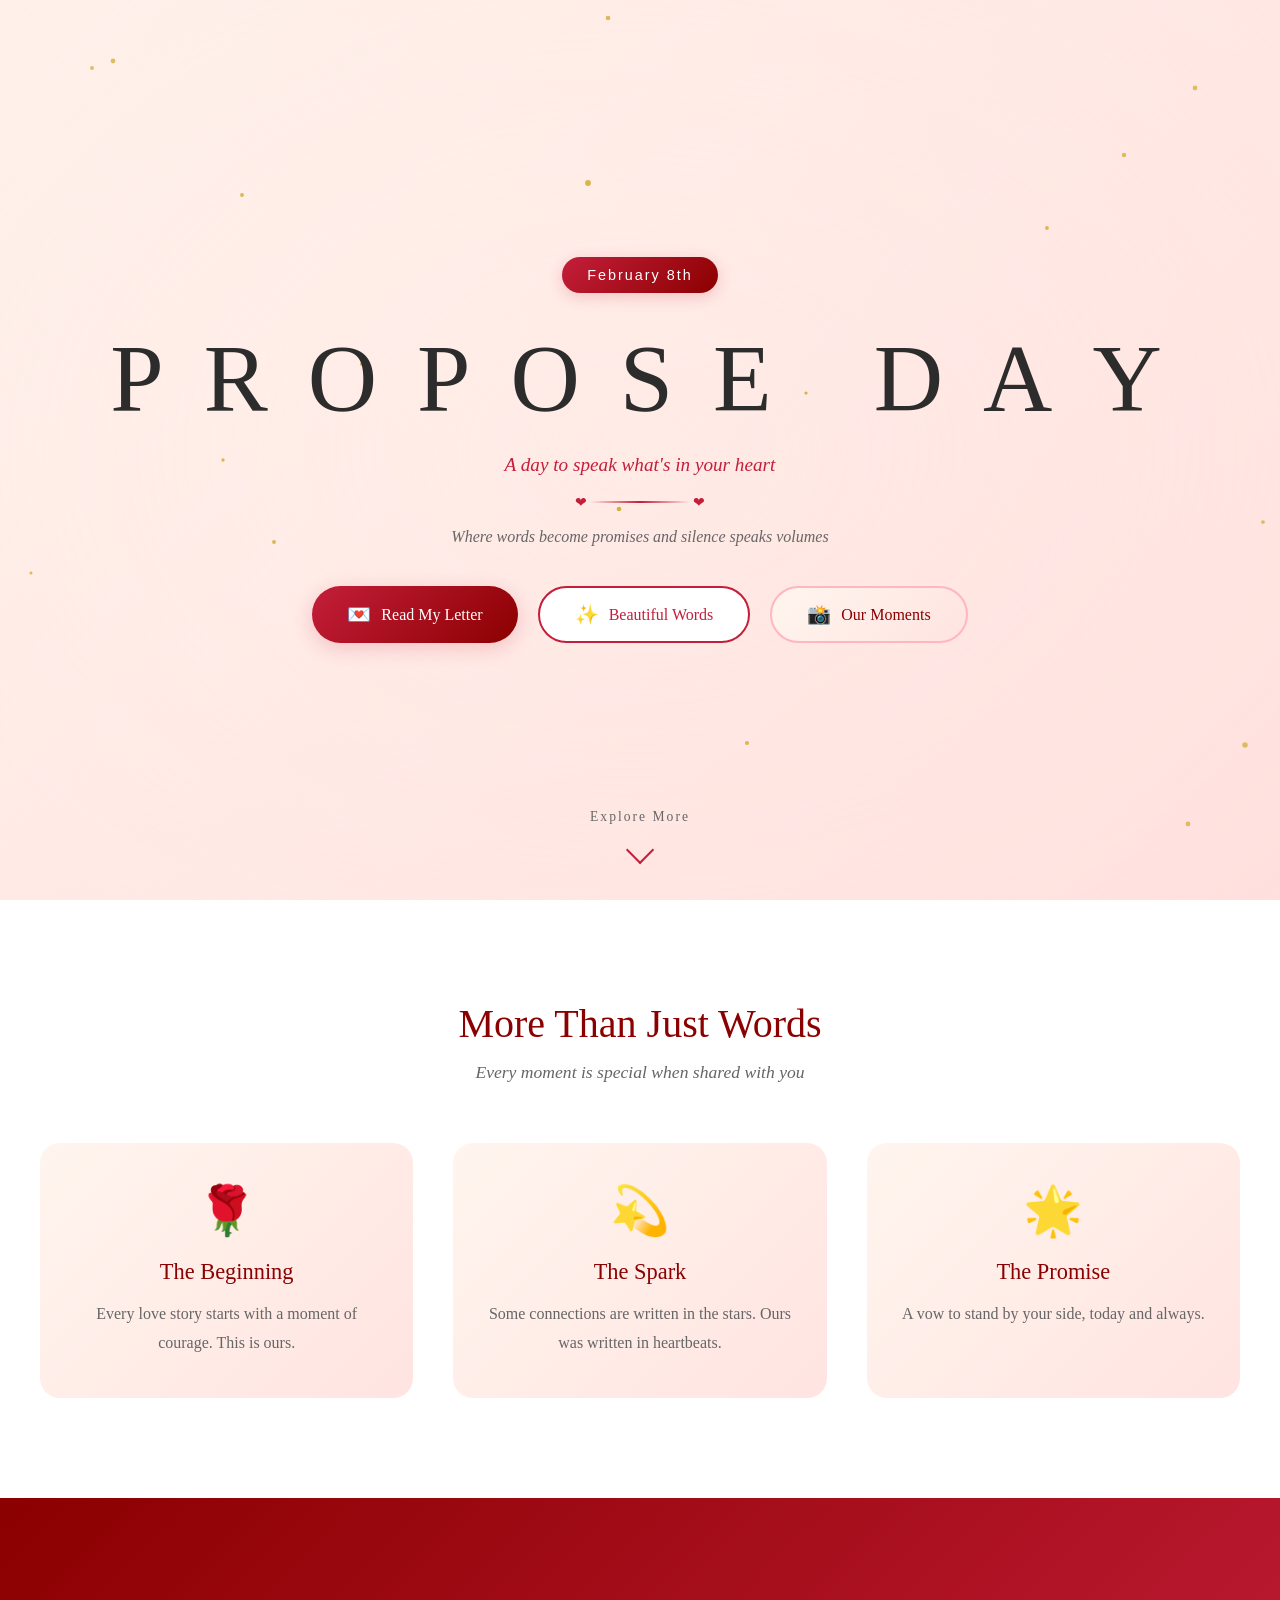
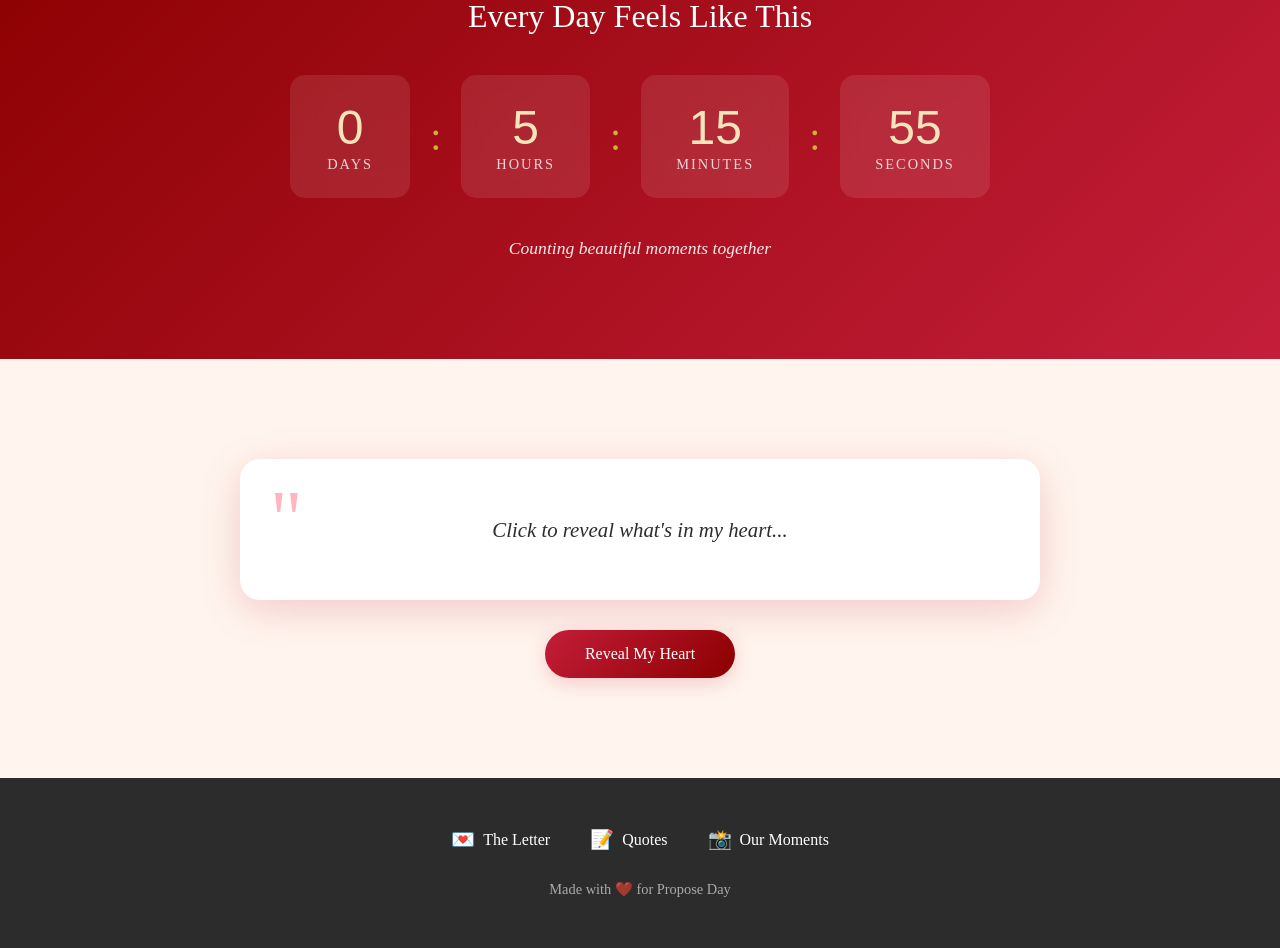
<file: index.html>
<!DOCTYPE html>
<html lang="en">
<head>
    <meta charset="UTF-8">
    <meta name="viewport" content="width=device-width, initial-scale=1.0">
    <title>Propose Day ❤️</title>
    <link rel="stylesheet" href="styles.css">
</head>
<body>
    <!-- Floating Hearts Background -->
    <div class="hearts-container" id="heartsContainer"></div>

    <!-- Particle Effects -->
    <div class="particles" id="particles"></div>

    <!-- Main Container -->
    <div class="main-container">
        <!-- Hero Section -->
        <section class="hero" id="hero">
            <div class="hero-content">
                <div class="date-badge">February 8th</div>
                <h1 class="title">
                    <span class="title-word">P</span>
                    <span class="title-word">r</span>
                    <span class="title-word">o</span>
                    <span class="title-word">p</span>
                    <span class="title-word">o</span>
                    <span class="title-word">s</span>
                    <span class="title-word">e</span>
                    <span class="title-spacer"></span>
                    <span class="title-word">D</span>
                    <span class="title-word">a</span>
                    <span class="title-word">y</span>
                </h1>
                <p class="tagline">A day to speak what's in your heart</p>
                <div class="heart-line"></div>
                <p class="subtitle">Where words become promises and silence speaks volumes</p>
                
                <div class="cta-buttons">
                    <a href="letter.html" class="btn btn-primary">
                        <span class="btn-icon">💌</span>
                        Read My Letter
                    </a>
                    <a href="quotes.html" class="btn btn-secondary">
                        <span class="btn-icon">✨</span>
                        Beautiful Words
                    </a>
                    <a href="memories.html" class="btn btn-tertiary">
                        <span class="btn-icon">📸</span>
                        Our Moments
                    </a>
                </div>
            </div>
            
            <div class="scroll-indicator">
                <span>Explore More</span>
                <div class="scroll-arrow"></div>
            </div>
        </section>

        <!-- Features Section -->
        <section class="features" id="features">
            <div class="section-header">
                <h2 class="section-title">More Than Just Words</h2>
                <p class="section-subtitle">Every moment is special when shared with you</p>
            </div>
            
            <div class="features-grid">
                <div class="feature-card" data-aos="fade-up">
                    <div class="feature-icon">🌹</div>
                    <h3>The Beginning</h3>
                    <p>Every love story starts with a moment of courage. This is ours.</p>
                </div>
                
                <div class="feature-card" data-aos="fade-up" data-delay="100">
                    <div class="feature-icon">💫</div>
                    <h3>The Spark</h3>
                    <p>Some connections are written in the stars. Ours was written in heartbeats.</p>
                </div>
                
                <div class="feature-card" data-aos="fade-up" data-delay="200">
                    <div class="feature-icon">🌟</div>
                    <h3>The Promise</h3>
                    <p>A vow to stand by your side, today and always.</p>
                </div>
            </div>
        </section>

        <!-- Countdown Section -->
        <section class="countdown-section">
            <div class="countdown-container">
                <h2 class="countdown-title">Every Day Feels Like This</h2>
                <div class="countdown" id="countdown">
                    <div class="countdown-item">
                        <span class="countdown-number" id="days">0</span>
                        <span class="countdown-label">Days</span>
                    </div>
                    <div class="countdown-separator">:</div>
                    <div class="countdown-item">
                        <span class="countdown-number" id="hours">0</span>
                        <span class="countdown-label">Hours</span>
                    </div>
                    <div class="countdown-separator">:</div>
                    <div class="countdown-item">
                        <span class="countdown-number" id="minutes">0</span>
                        <span class="countdown-label">Minutes</span>
                    </div>
                    <div class="countdown-separator">:</div>
                    <div class="countdown-item">
                        <span class="countdown-number" id="seconds">0</span>
                        <span class="countdown-label">Seconds</span>
                    </div>
                </div>
                <p class="countdown-message">Counting beautiful moments together</p>
            </div>
        </section>

        <!-- Interactive Message Section -->
        <section class="message-section">
            <div class="message-container">
                <div class="message-box" id="messageBox">
                    <p class="message-text">Click to reveal what's in my heart...</p>
                </div>
                <button class="reveal-btn" id="revealBtn">Reveal My Heart</button>
            </div>
        </section>

        <!-- Navigation Footer -->
        <footer class="main-footer">
            <nav class="footer-nav">
                <a href="letter.html" class="footer-link">
                    <span class="link-icon">💌</span>
                    The Letter
                </a>
                <a href="quotes.html" class="footer-link">
                    <span class="link-icon">📝</span>
                    Quotes
                </a>
                <a href="memories.html" class="footer-link">
                    <span class="link-icon">📸</span>
                    Our Moments
                </a>
            </nav>
            <p class="footer-note">Made with ❤️ for Propose Day</p>
        </footer>
    </div>

    <!-- Custom Cursor Sparkle -->
    <div class="cursor-sparkle" id="cursorSparkle"></div>

    <script src="script.js"></script>
</body>
</html>
</file>
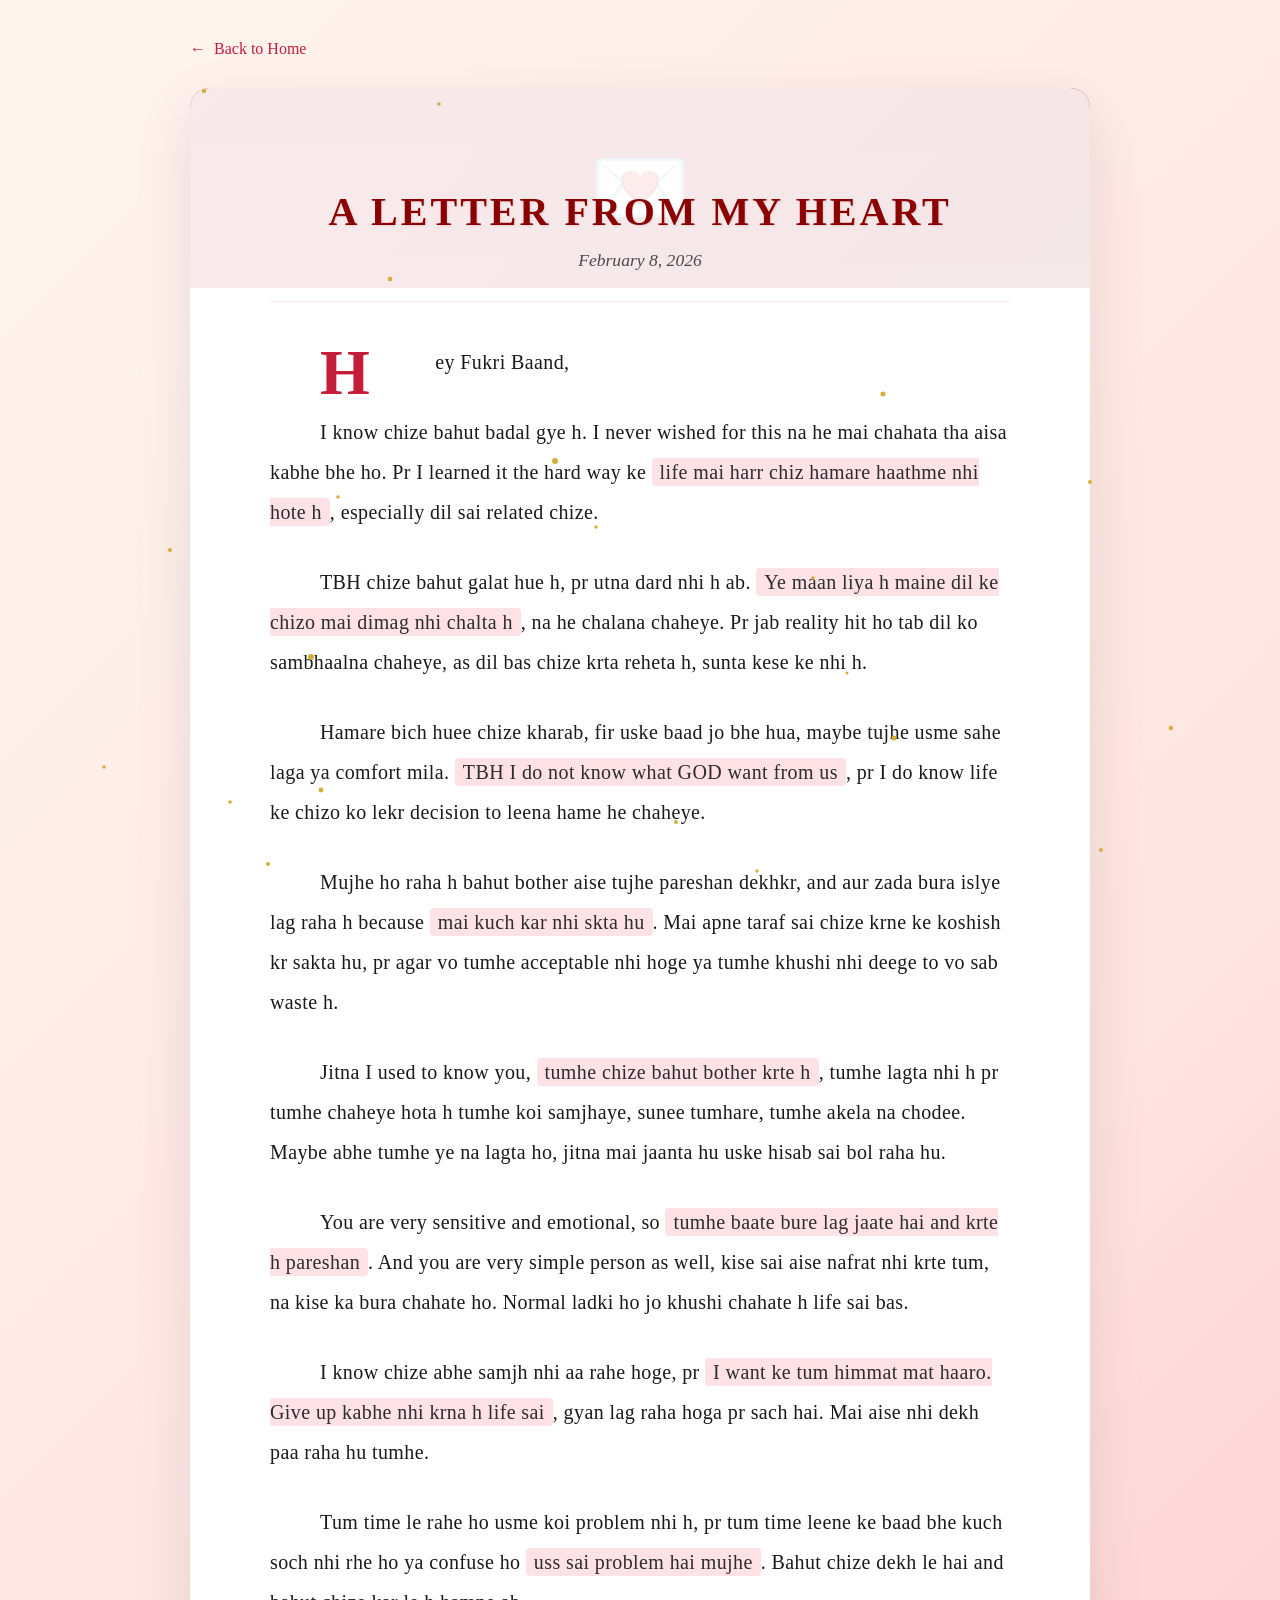
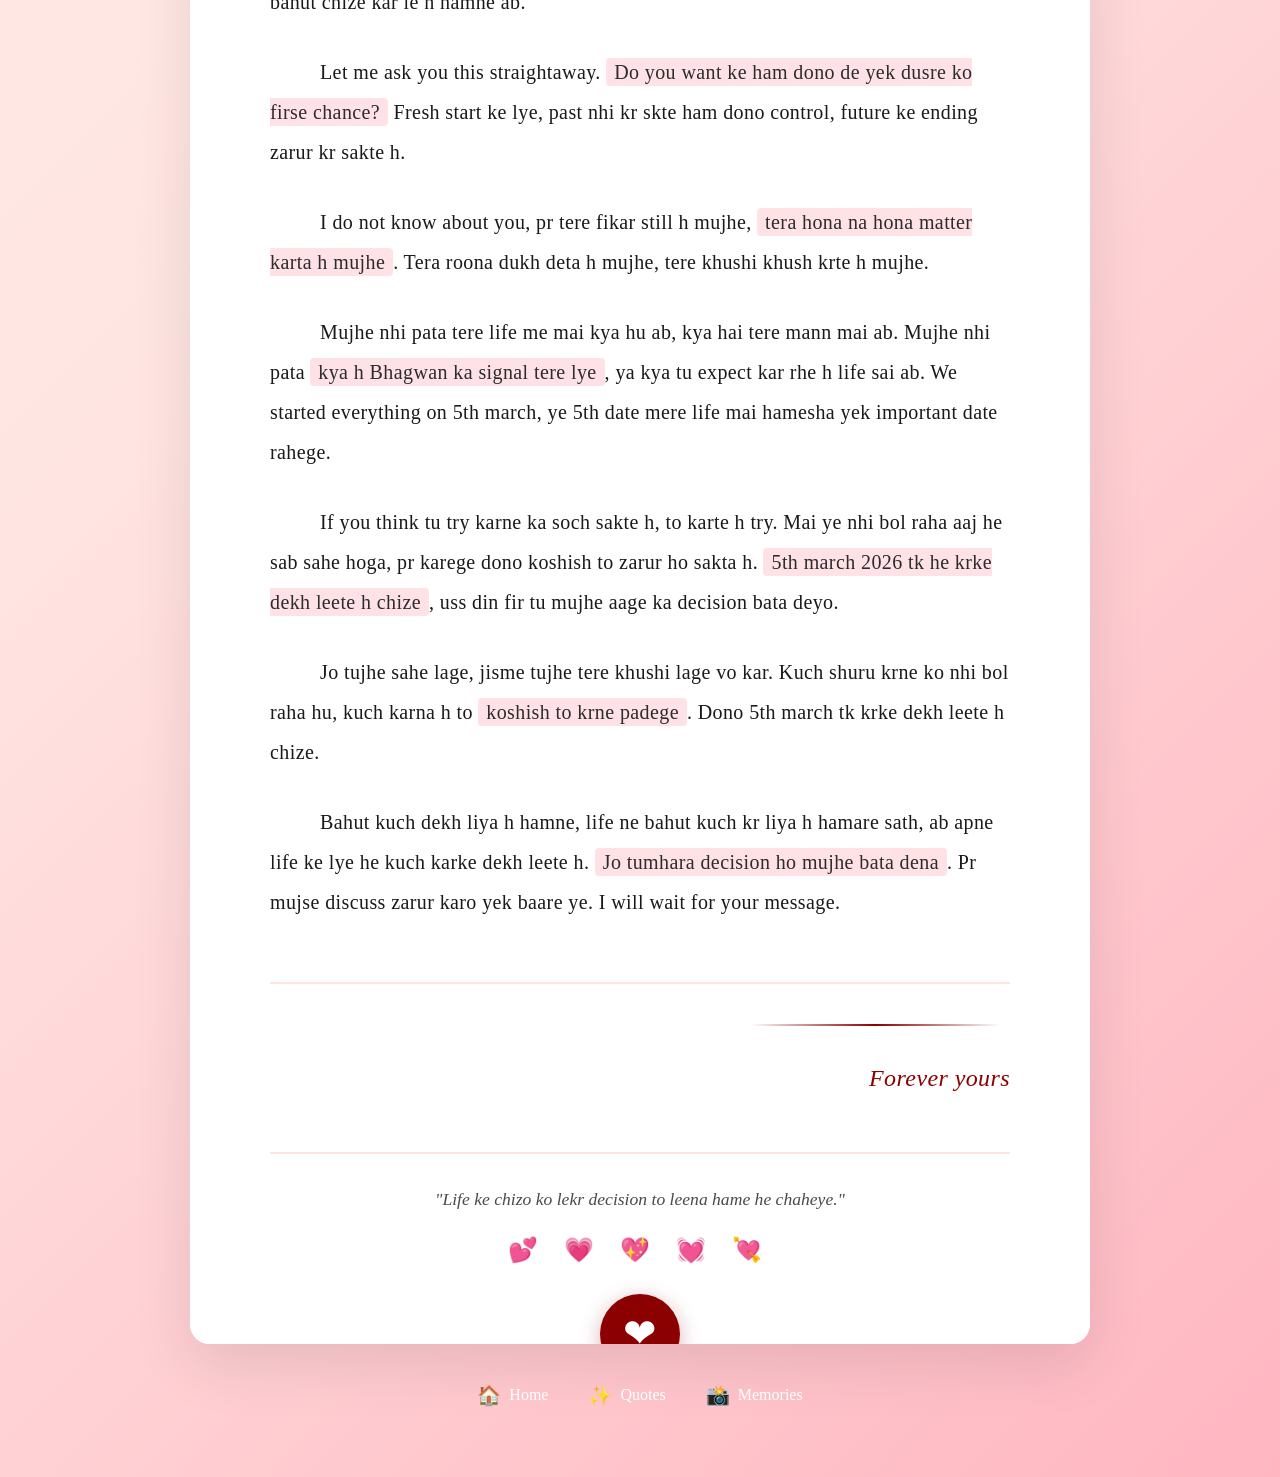
<file: letter.html>
<!DOCTYPE html>
<html lang="en">
<head>
    <meta charset="UTF-8">
    <meta name="viewport" content="width=device-width, initial-scale=1.0">
    <title>A Letter for You 💌</title>
    <link rel="stylesheet" href="styles.css">
    <style>
        /* Letter-specific styles */
        .letter-page {
            min-height: 100vh;
            background: linear-gradient(135deg, #fff5ee 0%, #ffe4e1 50%, #ffb6c1 100%);
            padding: 40px 20px;
        }
        
        .letter-container {
            max-width: 900px;
            margin: 0 auto;
        }
        
        .back-btn {
            display: inline-flex;
            align-items: center;
            gap: 8px;
            color: var(--primary-red);
            text-decoration: none;
            font-family: 'Georgia', serif;
            margin-bottom: 30px;
            transition: all 0.3s ease;
            opacity: 0;
            animation: fadeInLeft 0.5s ease 0.3s forwards;
        }
        
        .back-btn:hover {
            transform: translateX(-5px);
        }
        
        @keyframes fadeInLeft {
            from {
                opacity: 0;
                transform: translateX(-20px);
            }
            to {
                opacity: 1;
                transform: translateX(0);
            }
        }
        
        .letter-wrapper {
            position: relative;
            background: var(--white);
            border-radius: 20px;
            box-shadow: 0 20px 60px rgba(0, 0, 0, 0.1);
            overflow: hidden;
            opacity: 0;
            animation: fadeInUp 0.8s ease 0.5s forwards;
        }
        
        @keyframes fadeInUp {
            from {
                opacity: 0;
                transform: translateY(30px);
            }
            to {
                opacity: 1;
                transform: translateY(0);
            }
        }
        
        .letter-envelope {
            position: absolute;
            top: 0;
            left: 0;
            right: 0;
            height: 200px;
            background: linear-gradient(135deg, var(--primary-red), var(--deep-red));
            display: flex;
            justify-content: center;
            align-items: center;
            z-index: 1;
        }
        
        .envelope-icon {
            font-size: 5rem;
            animation: float 3s ease-in-out infinite;
        }
        
        @keyframes float {
            0%, 100% {
                transform: translateY(0);
            }
            50% {
                transform: translateY(-10px);
            }
        }
        
        .letter-content {
            padding: 100px 80px 80px;
            position: relative;
            z-index: 2;
            background: linear-gradient(to bottom, rgba(255,255,255,0.9), rgba(255,255,255,1));
        }
        
        .letter-header {
            text-align: center;
            margin-bottom: 40px;
            padding-bottom: 30px;
            border-bottom: 1px solid var(--light-pink);
        }
        
        .letter-title {
            font-family: 'Georgia', serif;
            font-size: 2.5rem;
            color: #8b0000;
            margin-bottom: 15px;
            font-weight: 600;
            text-transform: uppercase;
            letter-spacing: 3px;
            text-shadow: 1px 1px 2px rgba(0,0,0,0.1);
        }
        
        .letter-date {
            font-family: 'Georgia', serif;
            color: #4a4a4a;
            font-style: italic;
            font-size: 1.1rem;
        }
        
        .letter-body {
            font-family: 'Georgia', 'Times New Roman', serif;
            font-size: 1.25rem;
            line-height: 2;
            color: #1a1a1a;
            font-weight: 400;
            letter-spacing: 0.02em;
        }
        
        .letter-body p {
            margin-bottom: 30px;
            text-indent: 50px;
        }
        
        .letter-body p:first-of-type::first-letter {
            font-size: 4rem;
            float: left;
            line-height: 0.8;
            padding-right: 15px;
            padding-top: 5px;
            color: var(--primary-red);
            font-weight: 600;
            font-family: 'Georgia', serif;
        }
        
        .highlight {
            background: linear-gradient(120deg, transparent 0%, transparent 0%, rgba(255, 182, 193, 0.4) 0%, rgba(255, 182, 193, 0.4) 100%);
            padding: 3px 8px;
            border-radius: 4px;
            font-weight: 500;
            color: #2c2c2c;
        }
        
        .letter-signature {
            margin-top: 60px;
            text-align: right;
            padding-top: 30px;
            border-top: 2px solid var(--light-pink);
        }
        
        .signature-line {
            display: inline-block;
            width: 250px;
            height: 2px;
            background: linear-gradient(90deg, transparent, var(--deep-red), transparent);
            margin-bottom: 15px;
            margin-right: 10px;
        }
        
        .signature-text {
            font-family: 'Georgia', 'Brush Script MT', cursive;
            font-size: 1.5rem;
            font-style: italic;
            color: #8b0000;
            font-weight: 500;
            display: block;
        }
        
        .decorative-elements {
            position: absolute;
            top: 0;
            left: 0;
            right: 0;
            bottom: 0;
            pointer-events: none;
            overflow: hidden;
        }
        
        .corner-decor {
            position: absolute;
            font-size: 2rem;
            opacity: 0.2;
        }
        
        .corner-decor.top-left {
            top: 20px;
            left: 20px;
        }
        
        .corner-decor.top-right {
            top: 20px;
            right: 20px;
            transform: scaleX(-1);
        }
        
        .corner-decor.bottom-left {
            bottom: 20px;
            left: 20px;
            transform: scaleY(-1);
        }
        
        .corner-decor.bottom-right {
            bottom: 20px;
            right: 20px;
            transform: scale(-1);
        }
        
        .letter-footer {
            text-align: center;
            margin-top: 50px;
            padding-top: 30px;
            border-top: 2px solid var(--light-pink);
        }
        
        .footer-quote {
            font-family: 'Georgia', serif;
            font-style: italic;
            color: #4a4a4a;
            font-size: 1.1rem;
            line-height: 1.8;
            font-weight: 400;
        }
        
        .hearts-row {
            margin-top: 20px;
            font-size: 1.5rem;
            letter-spacing: 10px;
        }
        
        /* Sealed envelope animation */
        .seal {
            position: absolute;
            bottom: -30px;
            left: 50%;
            transform: translateX(-50%);
            width: 80px;
            height: 80px;
            background: var(--deep-red);
            border-radius: 50%;
            display: flex;
            justify-content: center;
            align-items: center;
            box-shadow: 0 5px 20px rgba(139, 0, 0, 0.3);
            z-index: 3;
        }
        
        .seal::before {
            content: '❤';
            font-size: 2.5rem;
            color: var(--white);
        }
        
        /* Responsive */
        @media (max-width: 768px) {
            .letter-content {
                padding: 70px 30px 50px;
            }
            
            .letter-body {
                font-size: 1.05rem;
            }
            
            .letter-body p {
                text-indent: 25px;
            }
            
            .letter-title {
                font-size: 1.6rem;
            }
            
            .envelope-icon {
                font-size: 3.5rem;
            }
        }
        
        @media (max-width: 480px) {
            .letter-content {
                padding: 60px 20px 40px;
            }
            
            .letter-body p {
                text-indent: 20px;
            }
            
            .letter-body p:first-of-type::first-letter {
                font-size: 2.5rem;
            }
        }
    </style>
</head>
<body class="letter-page">
    <!-- Floating Hearts Background -->
    <div class="hearts-container" id="heartsContainer"></div>
    
    <!-- Particle Effects -->
    <div class="particles" id="particles"></div>
    
    <div class="letter-container">
        <!-- Back Button -->
        <a href="index.html" class="back-btn">
            <span>←</span>
            <span>Back to Home</span>
        </a>
        
        <!-- Letter Wrapper -->
        <div class="letter-wrapper">
            <div class="decorative-elements">
                <span class="corner-decor top-left">🌹</span>
                <span class="corner-decor top-right">🌹</span>
                <span class="corner-decor bottom-left">🌹</span>
                <span class="corner-decor bottom-right">🌹</span>
            </div>
            
            <div class="letter-envelope">
                <span class="envelope-icon">💌</span>
            </div>
            
            <div class="seal"></div>
            
            <div class="letter-content">
                <div class="letter-header">
                    <h1 class="letter-title">A Letter from My Heart</h1>
                    <p class="letter-date">February 8, 2026</p>
                </div>
                
                <div class="letter-body">
                    <p>Hey Fukri Baand,</p>
                    
                    <p>I know chize bahut badal gye h. I never wished for this na he mai chahata tha aisa kabhe bhe ho. Pr I learned it the hard way ke <span class="highlight">life mai harr chiz hamare haathme nhi hote h</span>, especially dil sai related chize.</p>
                    
                    <p>TBH chize bahut galat hue h, pr utna dard nhi h ab. <span class="highlight">Ye maan liya h maine dil ke chizo mai dimag nhi chalta h</span>, na he chalana chaheye. Pr jab reality hit ho tab dil ko sambhaalna chaheye, as dil bas chize krta reheta h, sunta kese ke nhi h.</p>
                    
                    <p>Hamare bich huee chize kharab, fir uske baad jo bhe hua, maybe tujhe usme sahe laga ya comfort mila. <span class="highlight">TBH I do not know what GOD want from us</span>, pr I do know life ke chizo ko lekr decision to leena hame he chaheye.</p>
                    
                    <p>Mujhe ho raha h bahut bother aise tujhe pareshan dekhkr, and aur zada bura islye lag raha h because <span class="highlight">mai kuch kar nhi skta hu</span>. Mai apne taraf sai chize krne ke koshish kr sakta hu, pr agar vo tumhe acceptable nhi hoge ya tumhe khushi nhi deege to vo sab waste h.</p>
                    
                    <p>Jitna I used to know you, <span class="highlight">tumhe chize bahut bother krte h</span>, tumhe lagta nhi h pr tumhe chaheye hota h tumhe koi samjhaye, sunee tumhare, tumhe akela na chodee. Maybe abhe tumhe ye na lagta ho, jitna mai jaanta hu uske hisab sai bol raha hu.</p>
                    
                    <p>You are very sensitive and emotional, so <span class="highlight">tumhe baate bure lag jaate hai and krte h pareshan</span>. And you are very simple person as well, kise sai aise nafrat nhi krte tum, na kise ka bura chahate ho. Normal ladki ho jo khushi chahate h life sai bas.</p>
                    
                    <p>I know chize abhe samjh nhi aa rahe hoge, pr <span class="highlight">I want ke tum himmat mat haaro. Give up kabhe nhi krna h life sai</span>, gyan lag raha hoga pr sach hai. Mai aise nhi dekh paa raha hu tumhe.</p>
                    
                    <p>Tum time le rahe ho usme koi problem nhi h, pr tum time leene ke baad bhe kuch soch nhi rhe ho ya confuse ho <span class="highlight">uss sai problem hai mujhe</span>. Bahut chize dekh le hai and bahut chize kar le h hamne ab.</p>
                    
                    <p>Let me ask you this straightaway. <span class="highlight">Do you want ke ham dono de yek dusre ko firse chance?</span> Fresh start ke lye, past nhi kr skte ham dono control, future ke ending zarur kr sakte h.</p>
                    
                    <p>I do not know about you, pr tere fikar still h mujhe, <span class="highlight">tera hona na hona matter karta h mujhe</span>. Tera roona dukh deta h mujhe, tere khushi khush krte h mujhe.</p>
                    
                    <p>Mujhe nhi pata tere life me mai kya hu ab, kya hai tere mann mai ab. Mujhe nhi pata <span class="highlight">kya h Bhagwan ka signal tere lye</span>, ya kya tu expect kar rhe h life sai ab. We started everything on 5th march, ye 5th date mere life mai hamesha yek important date rahege.</p>
                    
                    <p>If you think tu try karne ka soch sakte h, to karte h try. Mai ye nhi bol raha aaj he sab sahe hoga, pr karege dono koshish to zarur ho sakta h. <span class="highlight">5th march 2026 tk he krke dekh leete h chize</span>, uss din fir tu mujhe aage ka decision bata deyo.</p>
                    
                    <p>Jo tujhe sahe lage, jisme tujhe tere khushi lage vo kar. Kuch shuru krne ko nhi bol raha hu, kuch karna h to <span class="highlight">koshish to krne padege</span>. Dono 5th march tk krke dekh leete h chize.</p>
                    
                    <p>Bahut kuch dekh liya h hamne, life ne bahut kuch kr liya h hamare sath, ab apne life ke lye he kuch karke dekh leete h. <span class="highlight">Jo tumhara decision ho mujhe bata dena</span>. Pr mujse discuss zarur karo yek baare ye. I will wait for your message.</p>
                    
                    <div class="letter-signature">
                        <span class="signature-line"></span>
                        <div class="signature-text">Forever yours</div>
                    </div>
                </div>
                
                <div class="letter-footer">
                    <p class="footer-quote">"Life ke chizo ko lekr decision to leena hame he chaheye."</p>
                    <div class="hearts-row">💕 💗 💖 💓 💘</div>
                </div>
            </div>
        </div>
        
        <!-- Navigation -->
        <nav class="footer-nav" style="margin-top: 40px; opacity: 0; animation: fadeIn 1s ease 1s forwards;">
            <a href="index.html" class="footer-link">
                <span class="link-icon">🏠</span>
                Home
            </a>
            <a href="quotes.html" class="footer-link">
                <span class="link-icon">✨</span>
                Quotes
            </a>
            <a href="memories.html" class="footer-link">
                <span class="link-icon">📸</span>
                Memories
            </a>
        </nav>
    </div>
    
    <script src="script.js"></script>
</body>
</html>
</file>
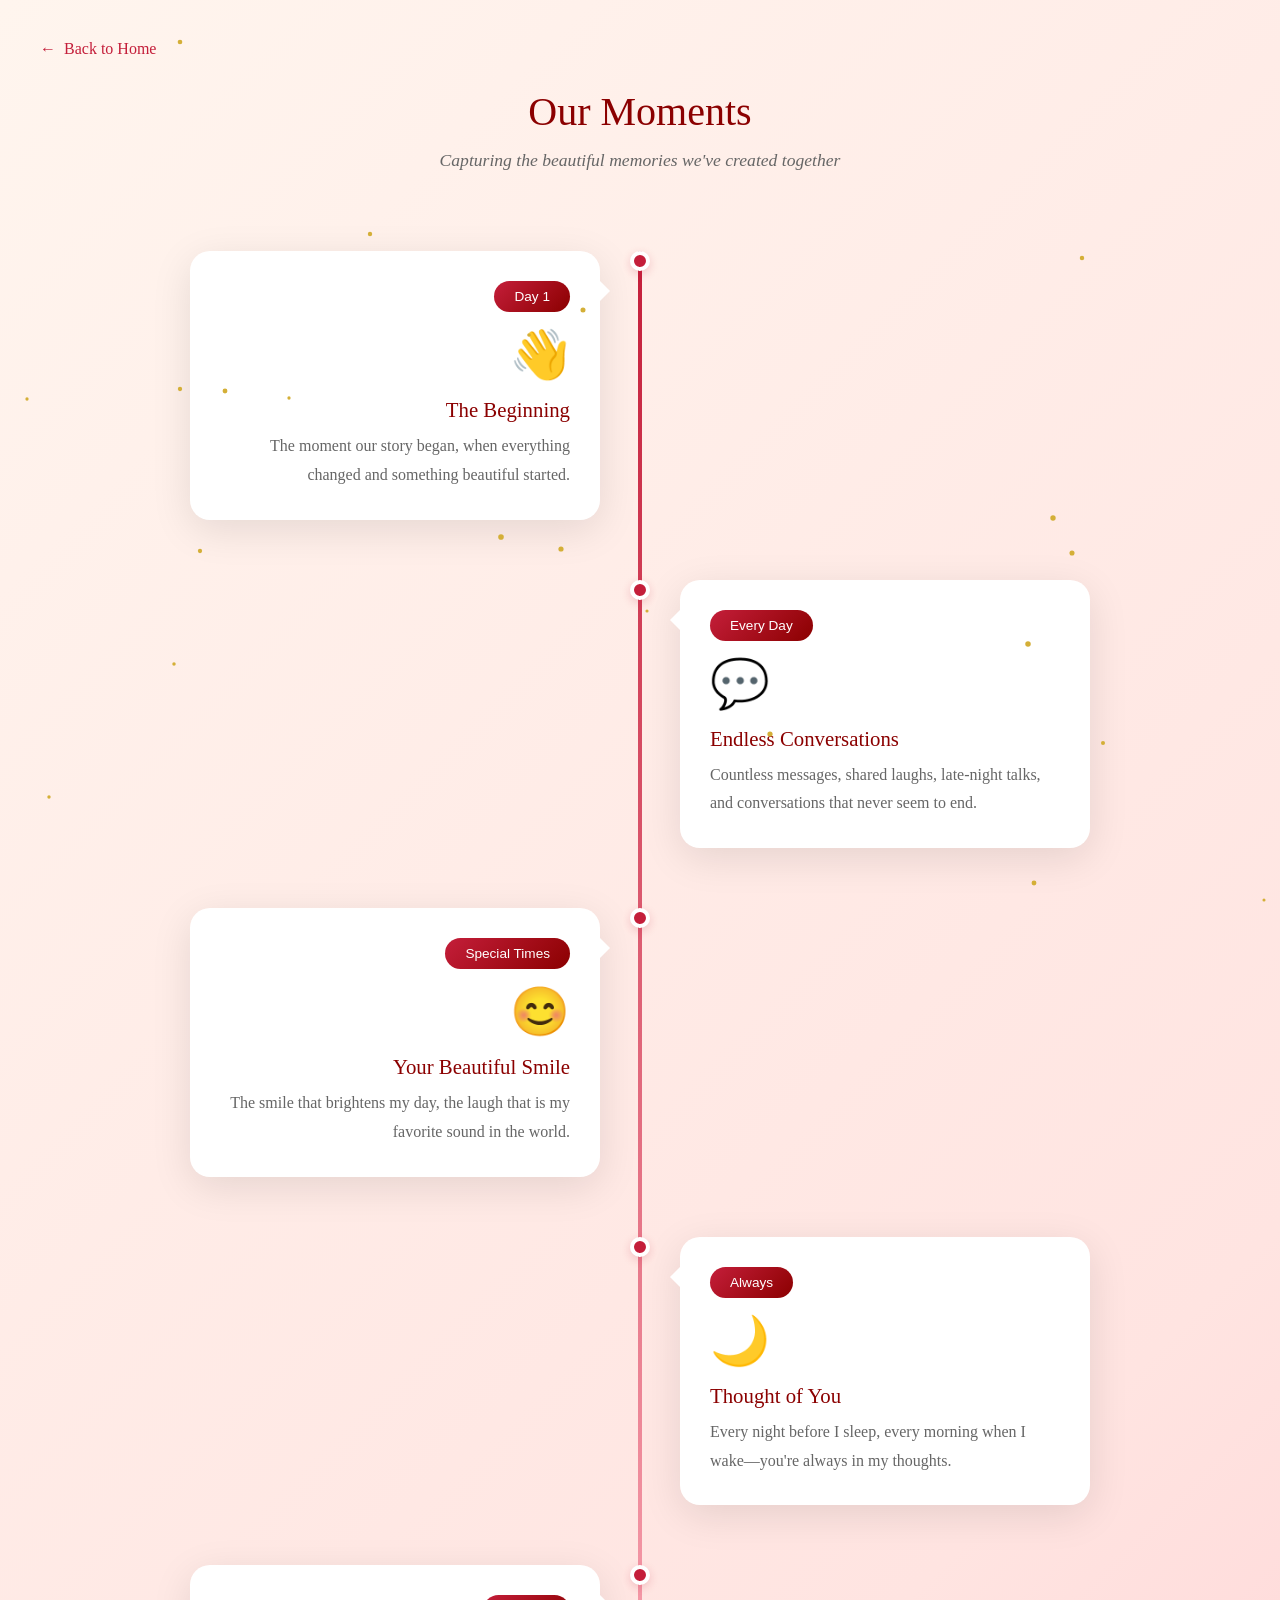
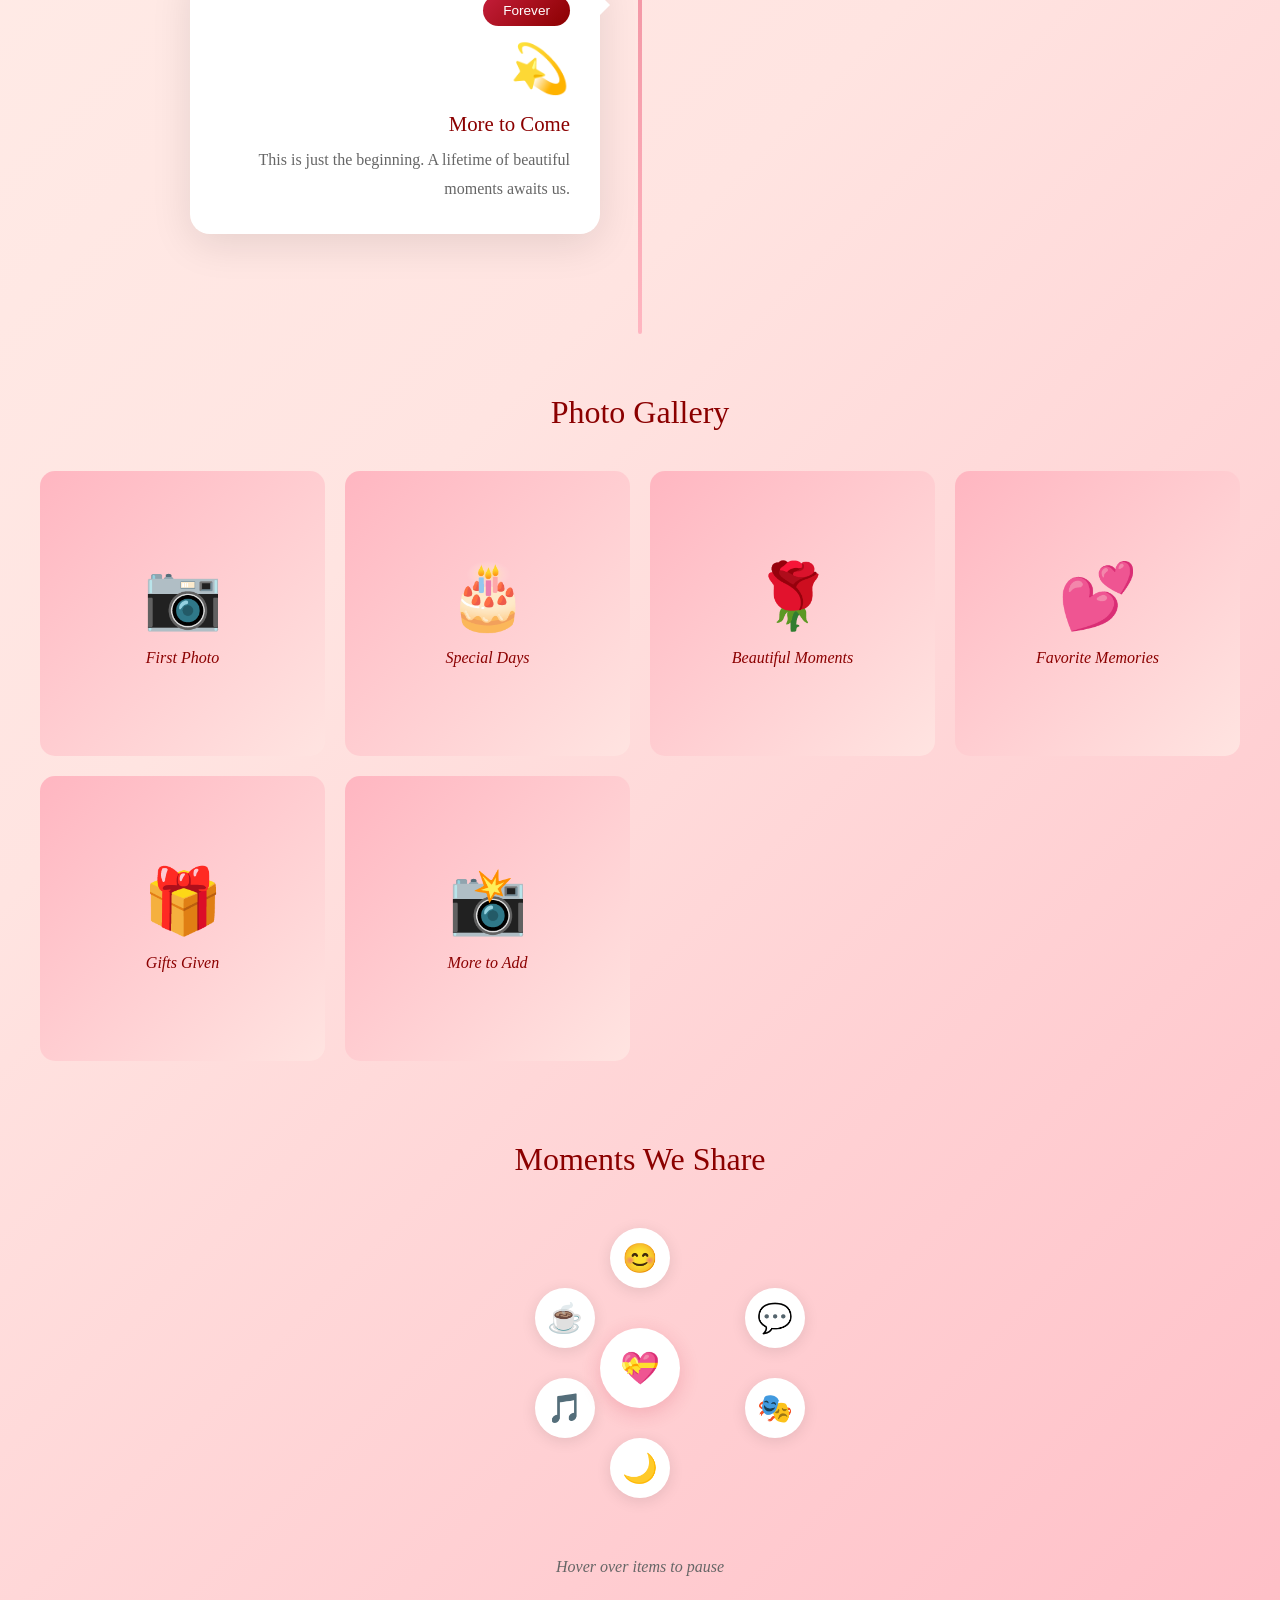
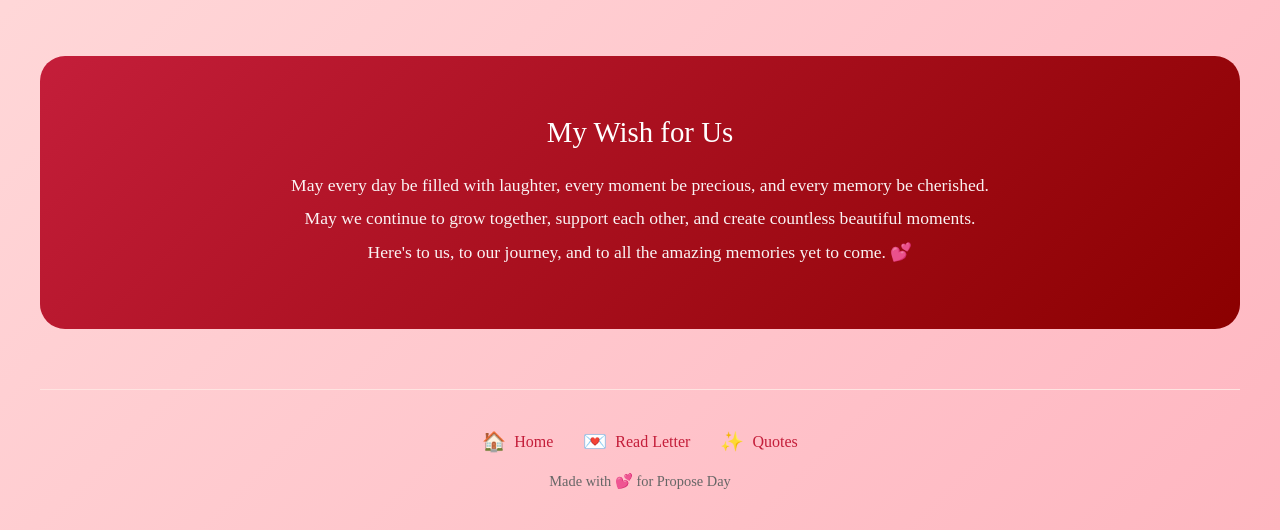
<file: memories.html>
<!DOCTYPE html>
<html lang="en">
<head>
    <meta charset="UTF-8">
    <meta name="viewport" content="width=device-width, initial-scale=1.0">
    <title>Our Moments 📸</title>
    <link rel="stylesheet" href="styles.css">
    <style>
        /* Memories Page Specific Styles */
        .memories-page {
            min-height: 100vh;
            background: linear-gradient(135deg, #fff5ee 0%, #ffe4e1 50%, #ffb6c1 100%);
            padding: 40px 20px;
        }
        
        .memories-container {
            max-width: 1200px;
            margin: 0 auto;
        }
        
        /* Page Header */
        .page-header {
            text-align: center;
            margin-bottom: 60px;
            opacity: 0;
            animation: fadeInUp 0.8s ease forwards;
        }
        
        @keyframes fadeInUp {
            from {
                opacity: 0;
                transform: translateY(30px);
            }
            to {
                opacity: 1;
                transform: translateY(0);
            }
        }
        
        .page-title {
            font-size: 2.5rem;
            color: var(--deep-red);
            margin-bottom: 15px;
            font-weight: 500;
        }
        
        .page-subtitle {
            font-size: 1.1rem;
            color: var(--text-light);
            font-style: italic;
        }
        
        /* Back Button */
        .back-btn {
            display: inline-flex;
            align-items: center;
            gap: 8px;
            color: var(--primary-red);
            text-decoration: none;
            font-family: 'Georgia', serif;
            margin-bottom: 30px;
            transition: all 0.3s ease;
            opacity: 0;
            animation: fadeInLeft 0.5s ease 0.3s forwards;
        }
        
        @keyframes fadeInLeft {
            from {
                opacity: 0;
                transform: translateX(-20px);
            }
            to {
                opacity: 1;
                transform: translateX(0);
            }
        }
        
        .back-btn:hover {
            transform: translateX(-5px);
        }
        
        /* Timeline */
        .timeline {
            position: relative;
            max-width: 900px;
            margin: 0 auto;
            padding: 20px 0;
        }
        
        .timeline::before {
            content: '';
            position: absolute;
            left: 50%;
            transform: translateX(-50%);
            width: 4px;
            height: 100%;
            background: linear-gradient(180deg, var(--primary-red), var(--soft-pink));
            border-radius: 2px;
        }
        
        .timeline-item {
            position: relative;
            margin-bottom: 60px;
            opacity: 0;
            transform: translateY(30px);
            transition: all 0.6s ease;
        }
        
        .timeline-item.visible {
            opacity: 1;
            transform: translateY(0);
        }
        
        .timeline-item:nth-child(odd) {
            padding-right: calc(50% + 40px);
            text-align: right;
        }
        
        .timeline-item:nth-child(even) {
            padding-left: calc(50% + 40px);
            text-align: left;
        }
        
        .timeline-dot {
            position: absolute;
            left: 50%;
            transform: translateX(-50%);
            width: 20px;
            height: 20px;
            background: var(--primary-red);
            border: 4px solid var(--white);
            border-radius: 50%;
            box-shadow: 0 3px 10px var(--shadow);
            z-index: 2;
        }
        
        .timeline-content {
            background: var(--white);
            border-radius: 20px;
            padding: 30px;
            box-shadow: 0 10px 40px rgba(0, 0, 0, 0.1);
            position: relative;
        }
        
        .timeline-content::before {
            content: '';
            position: absolute;
            top: 30px;
            width: 0;
            height: 0;
            border: 10px solid transparent;
        }
        
        .timeline-item:nth-child(odd) .timeline-content::before {
            right: -20px;
            border-left-color: var(--white);
        }
        
        .timeline-item:nth-child(even) .timeline-content::before {
            left: -20px;
            border-right-color: var(--white);
        }
        
        .timeline-date {
            display: inline-block;
            padding: 8px 20px;
            background: linear-gradient(135deg, var(--primary-red), var(--deep-red));
            color: var(--white);
            border-radius: 20px;
            font-size: 0.85rem;
            margin-bottom: 15px;
            font-family: 'Arial', sans-serif;
        }
        
        .timeline-icon {
            font-size: 3rem;
            margin-bottom: 15px;
            display: block;
        }
        
        .timeline-title {
            font-size: 1.3rem;
            color: var(--deep-red);
            margin-bottom: 10px;
            font-weight: 500;
        }
        
        .timeline-desc {
            font-size: 1rem;
            line-height: 1.8;
            color: var(--text-light);
        }
        
        /* Photo Gallery Grid */
        .photo-gallery {
            margin-top: 80px;
            opacity: 0;
            animation: fadeIn 1s ease 0.8s forwards;
        }
        
        @keyframes fadeIn {
            to {
                opacity: 1;
            }
        }
        
        .gallery-title {
            text-align: center;
            font-size: 2rem;
            color: var(--deep-red);
            margin-bottom: 40px;
            font-weight: 500;
        }
        
        .gallery-grid {
            display: grid;
            grid-template-columns: repeat(auto-fill, minmax(250px, 1fr));
            gap: 20px;
        }
        
        .gallery-item {
            aspect-ratio: 1;
            background: linear-gradient(135deg, var(--soft-pink), var(--light-pink));
            border-radius: 15px;
            display: flex;
            flex-direction: column;
            justify-content: center;
            align-items: center;
            cursor: pointer;
            transition: all 0.4s ease;
            overflow: hidden;
            position: relative;
        }
        
        .gallery-item:hover {
            transform: scale(1.03);
            box-shadow: 0 15px 40px var(--shadow);
        }
        
        .gallery-icon {
            font-size: 4rem;
            margin-bottom: 15px;
            transition: all 0.4s ease;
        }
        
        .gallery-item:hover .gallery-icon {
            transform: scale(1.1) rotate(5deg);
        }
        
        .gallery-label {
            font-family: 'Georgia', serif;
            color: var(--deep-red);
            font-size: 1rem;
            font-style: italic;
        }
        
        .gallery-placeholder {
            position: absolute;
            top: 0;
            left: 0;
            right: 0;
            bottom: 0;
            background-size: cover;
            background-position: center;
            opacity: 0;
            transition: opacity 0.4s ease;
        }
        
        .gallery-item:hover .gallery-placeholder {
            opacity: 0.3;
        }
        
        /* Interactive Moments */
        .moments-section {
            margin-top: 80px;
            text-align: center;
            opacity: 0;
            animation: fadeIn 1s ease 1s forwards;
        }
        
        .moments-title {
            font-size: 2rem;
            color: var(--deep-red);
            margin-bottom: 40px;
            font-weight: 500;
        }
        
        .moments-wheel {
            width: 300px;
            height: 300px;
            margin: 0 auto 40px;
            position: relative;
            animation: rotate 20s linear infinite;
        }
        
        @keyframes rotate {
            from {
                transform: rotate(0deg);
            }
            to {
                transform: rotate(360deg);
            }
        }
        
        .wheel-center {
            position: absolute;
            top: 50%;
            left: 50%;
            transform: translate(-50%, -50%);
            width: 80px;
            height: 80px;
            background: var(--white);
            border-radius: 50%;
            display: flex;
            justify-content: center;
            align-items: center;
            font-size: 2rem;
            box-shadow: 0 5px 20px var(--shadow);
            z-index: 2;
        }
        
        .wheel-item {
            position: absolute;
            width: 60px;
            height: 60px;
            background: var(--white);
            border-radius: 50%;
            display: flex;
            justify-content: center;
            align-items: center;
            font-size: 1.8rem;
            box-shadow: 0 3px 15px rgba(0, 0, 0, 0.1);
            animation: counterRotate 20s linear infinite;
        }
        
        @keyframes counterRotate {
            from {
                transform: rotate(0deg);
            }
            to {
                transform: rotate(-360deg);
            }
        }
        
        /* Wish Section */
        .wish-section {
            margin-top: 80px;
            background: linear-gradient(135deg, var(--primary-red), var(--deep-red));
            border-radius: 25px;
            padding: 60px 40px;
            text-align: center;
            color: var(--white);
            opacity: 0;
            animation: fadeInUp 0.8s ease 1.2s forwards;
        }
        
        @keyframes fadeInUp {
            from {
                opacity: 0;
                transform: translateY(30px);
            }
            to {
                opacity: 1;
                transform: translateY(0);
            }
        }
        
        .wish-title {
            font-size: 1.8rem;
            margin-bottom: 20px;
            font-weight: 400;
        }
        
        .wish-text {
            font-size: 1.1rem;
            line-height: 1.9;
            max-width: 700px;
            margin: 0 auto;
            opacity: 0.95;
        }
        
        /* Navigation Footer */
        .page-footer {
            text-align: center;
            margin-top: 60px;
            padding-top: 40px;
            border-top: 1px solid var(--light-pink);
            opacity: 0;
            animation: fadeIn 1s ease 1.4s forwards;
        }
        
        .footer-nav-inline {
            display: flex;
            justify-content: center;
            gap: 30px;
            flex-wrap: wrap;
            margin-bottom: 20px;
        }
        
        .footer-link {
            display: flex;
            align-items: center;
            gap: 8px;
            color: var(--primary-red);
            text-decoration: none;
            font-family: 'Georgia', serif;
            transition: all 0.3s ease;
        }
        
        .footer-link:hover {
            transform: scale(1.05);
        }
        
        /* Responsive */
        @media (max-width: 768px) {
            .timeline::before {
                left: 20px;
            }
            
            .timeline-item:nth-child(odd),
            .timeline-item:nth-child(even) {
                padding-left: 60px;
                padding-right: 0;
                text-align: left;
            }
            
            .timeline-dot {
                left: 20px;
            }
            
            .timeline-item:nth-child(odd) .timeline-content::before,
            .timeline-item:nth-child(even) .timeline-content::before {
                left: -20px;
                right: auto;
                border-left-color: transparent;
                border-right-color: var(--white);
            }
            
            .gallery-grid {
                grid-template-columns: repeat(2, 1fr);
            }
            
            .moments-wheel {
                width: 250px;
                height: 250px;
            }
            
            .wheel-item {
                width: 50px;
                height: 50px;
                font-size: 1.5rem;
            }
        }
        
        @media (max-width: 480px) {
            .page-title {
                font-size: 2rem;
            }
            
            .timeline-content {
                padding: 20px;
            }
            
            .gallery-grid {
                grid-template-columns: 1fr 1fr;
                gap: 15px;
            }
            
            .wish-section {
                padding: 40px 25px;
            }
        }
    </style>
</head>
<body class="memories-page">
    <!-- Floating Hearts Background -->
    <div class="hearts-container" id="heartsContainer"></div>
    
    <!-- Particle Effects -->
    <div class="particles" id="particles"></div>
    
    <div class="memories-container">
        <!-- Back Button -->
        <a href="index.html" class="back-btn">
            <span>←</span>
            <span>Back to Home</span>
        </a>
        
        <!-- Page Header -->
        <header class="page-header">
            <h1 class="page-title">Our Moments</h1>
            <p class="page-subtitle">Capturing the beautiful memories we've created together</p>
        </header>
        
        <!-- Timeline -->
        <div class="timeline">
            <div class="timeline-item">
                <div class="timeline-dot"></div>
                <div class="timeline-content">
                    <span class="timeline-date">Day 1</span>
                    <span class="timeline-icon">👋</span>
                    <h3 class="timeline-title">The Beginning</h3>
                    <p class="timeline-desc">The moment our story began, when everything changed and something beautiful started.</p>
                </div>
            </div>
            
            <div class="timeline-item">
                <div class="timeline-dot"></div>
                <div class="timeline-content">
                    <span class="timeline-date">Every Day</span>
                    <span class="timeline-icon">💬</span>
                    <h3 class="timeline-title">Endless Conversations</h3>
                    <p class="timeline-desc">Countless messages, shared laughs, late-night talks, and conversations that never seem to end.</p>
                </div>
            </div>
            
            <div class="timeline-item">
                <div class="timeline-dot"></div>
                <div class="timeline-content">
                    <span class="timeline-date">Special Times</span>
                    <span class="timeline-icon">😊</span>
                    <h3 class="timeline-title">Your Beautiful Smile</h3>
                    <p class="timeline-desc">The smile that brightens my day, the laugh that is my favorite sound in the world.</p>
                </div>
            </div>
            
            <div class="timeline-item">
                <div class="timeline-dot"></div>
                <div class="timeline-content">
                    <span class="timeline-date">Always</span>
                    <span class="timeline-icon">🌙</span>
                    <h3 class="timeline-title">Thought of You</h3>
                    <p class="timeline-desc">Every night before I sleep, every morning when I wake—you're always in my thoughts.</p>
                </div>
            </div>
            
            <div class="timeline-item">
                <div class="timeline-dot"></div>
                <div class="timeline-content">
                    <span class="timeline-date">Forever</span>
                    <span class="timeline-icon">💫</span>
                    <h3 class="timeline-title">More to Come</h3>
                    <p class="timeline-desc">This is just the beginning. A lifetime of beautiful moments awaits us.</p>
                </div>
            </div>
        </div>
        
        <!-- Photo Gallery -->
        <section class="photo-gallery">
            <h2 class="gallery-title">Photo Gallery</h2>
            <div class="gallery-grid">
                <div class="gallery-item" onclick="openGallery(0)">
                    <div class="gallery-placeholder" style="background-image: url('data:image/svg+xml,<svg xmlns=%22http://www.w3.org/2000/svg%22 viewBox=%220 0 100 100%22><rect fill=%22%23ffb6c1%22 width=%22100%22 height=%22100%22/><text x=%2250%22 y=%2255%22 text-anchor=%22middle%22 font-size=%2240%22>📷</text></svg>');"></div>
                    <span class="gallery-icon">📷</span>
                    <span class="gallery-label">First Photo</span>
                </div>
                <div class="gallery-item" onclick="openGallery(1)">
                    <div class="gallery-placeholder" style="background-image: url('data:image/svg+xml,<svg xmlns=%22http://www.w3.org/2000/svg%22 viewBox=%220 0 100 100%22><rect fill=%22%23ffe4e1%22 width=%22100%22 height=%22100%22/><text x=%2250%22 y=%2255%22 text-anchor=%22middle%22 font-size=%2240%22>🎂</text></svg>');"></div>
                    <span class="gallery-icon">🎂</span>
                    <span class="gallery-label">Special Days</span>
                </div>
                <div class="gallery-item" onclick="openGallery(2)">
                    <div class="gallery-placeholder" style="background-image: url('data:image/svg+xml,<svg xmlns=%22http://www.w3.org/2000/svg%22 viewBox=%220 0 100 100%22><rect fill=%22%23fff5ee%22 width=%22100%22 height=%22100%22/><text x=%2250%22 y=%2255%22 text-anchor=%22middle%22 font-size=%2240%22>🌹</text></svg>');"></div>
                    <span class="gallery-icon">🌹</span>
                    <span class="gallery-label">Beautiful Moments</span>
                </div>
                <div class="gallery-item" onclick="openGallery(3)">
                    <div class="gallery-placeholder" style="background-image: url('data:image/svg+xml,<svg xmlns=%22http://www.w3.org/2000/svg%22 viewBox=%220 0 100 100%22><rect fill=%22%23ffe4e6%22 width=%22100%22 height=%22100%22/><text x=%2250%22 y=%2255%22 text-anchor=%22middle%22 font-size=%2240%22>💕</text></svg>');"></div>
                    <span class="gallery-icon">💕</span>
                    <span class="gallery-label">Favorite Memories</span>
                </div>
                <div class="gallery-item" onclick="openGallery(4)">
                    <div class="gallery-placeholder" style="background-image: url('data:image/svg+xml,<svg xmlns=%22http://www.w3.org/2000/svg%22 viewBox=%220 0 100 100%22><rect fill=%22%23ffc0cb%22 width=%22100%22 height=%22100%22/><text x=%2250%22 y=%2255%22 text-anchor=%22middle%22 font-size=%2240%22>🎁</text></svg>');"></div>
                    <span class="gallery-icon">🎁</span>
                    <span class="gallery-label">Gifts Given</span>
                </div>
                <div class="gallery-item" onclick="openGallery(5)">
                    <div class="gallery-placeholder" style="background-image: url('data:image/svg+xml,<svg xmlns=%22http://www.w3.org/2000/svg%22 viewBox=%220 0 100 100%22><rect fill=%22%23ffb6c1%22 width=%22100%22 height=%22100%22/><text x=%2250%22 y=%2255%22 text-anchor=%22middle%22 font-size=%2240%22>📸</text></svg>');"></div>
                    <span class="gallery-icon">📸</span>
                    <span class="gallery-label">More to Add</span>
                </div>
            </div>
        </section>
        
        <!-- Interactive Moments Wheel -->
        <section class="moments-section">
            <h2 class="moments-title">Moments We Share</h2>
            <div class="moments-wheel">
                <div class="wheel-center">💝</div>
                <div class="wheel-item" style="top: 10px; left: 50%; transform: translateX(-50%);">😊</div>
                <div class="wheel-item" style="top: 70px; left: 85%;">💬</div>
                <div class="wheel-item" style="top: 160px; left: 85%;">🎭</div>
                <div class="wheel-item" style="top: 220px; left: 50%; transform: translateX(-50%);">🌙</div>
                <div class="wheel-item" style="top: 160px; left: 15%;">🎵</div>
                <div class="wheel-item" style="top: 70px; left: 15%;">☕</div>
            </div>
            <p style="color: var(--text-light); font-style: italic;">Hover over items to pause</p>
        </section>
        
        <!-- Wish Section -->
        <section class="wish-section">
            <h2 class="wish-title">My Wish for Us</h2>
            <p class="wish-text">
                May every day be filled with laughter, every moment be precious, and every memory be cherished. 
                May we continue to grow together, support each other, and create countless beautiful moments. 
                Here's to us, to our journey, and to all the amazing memories yet to come. 💕
            </p>
        </section>
        
        <!-- Page Footer -->
        <footer class="page-footer">
            <nav class="footer-nav-inline">
                <a href="index.html" class="footer-link">
                    <span class="link-icon">🏠</span>
                    Home
                </a>
                <a href="letter.html" class="footer-link">
                    <span class="link-icon">💌</span>
                    Read Letter
                </a>
                <a href="quotes.html" class="footer-link">
                    <span class="link-icon">✨</span>
                    Quotes
                </a>
            </nav>
            <p style="color: var(--text-light); font-size: 0.9rem;">Made with 💕 for Propose Day</p>
        </footer>
    </div>
    
    <script src="script.js"></script>
    <script>
        // Timeline Scroll Animation
        const timelineObserver = new IntersectionObserver((entries) => {
            entries.forEach(entry => {
                if (entry.isIntersecting) {
                    entry.target.classList.add('visible');
                }
            });
        }, {
            threshold: 0.2,
            rootMargin: '0px 0px -50px 0px'
        });
        
        document.querySelectorAll('.timeline-item').forEach((item, index) => {
            item.style.animationDelay = `${index * 0.2}s`;
            timelineObserver.observe(item);
        });
        
        // Gallery Function
        function openGallery(index) {
            const messages = [
                "📷 First Photo - A moment captured forever",
                "🎂 Special Days - Celebrating together",
                "🌹 Beautiful Moments - Each one precious",
                "💕 Favorite Memories - Close to my heart",
                "🎁 Gifts Given - tokens of affection",
                "📸 More to Come - Our story continues..."
            ];
            
            alert(messages[index] + "\n\n💡 Tip: Add your own photos by replacing the gallery placeholders!");
        }
        
        // Pause wheel animation on hover
        const wheel = document.querySelector('.moments-wheel');
        const wheelItems = document.querySelectorAll('.wheel-item');
        
        wheel.addEventListener('mouseenter', function() {
            this.style.animationPlayState = 'paused';
            wheelItems.forEach(item => {
                item.style.animationPlayState = 'paused';
            });
        });
        
        wheel.addEventListener('mouseleave', function() {
            this.style.animationPlayState = 'running';
            wheelItems.forEach(item => {
                item.style.animationPlayState = 'running';
            });
        });
    </script>
</body>
</html>
</file>
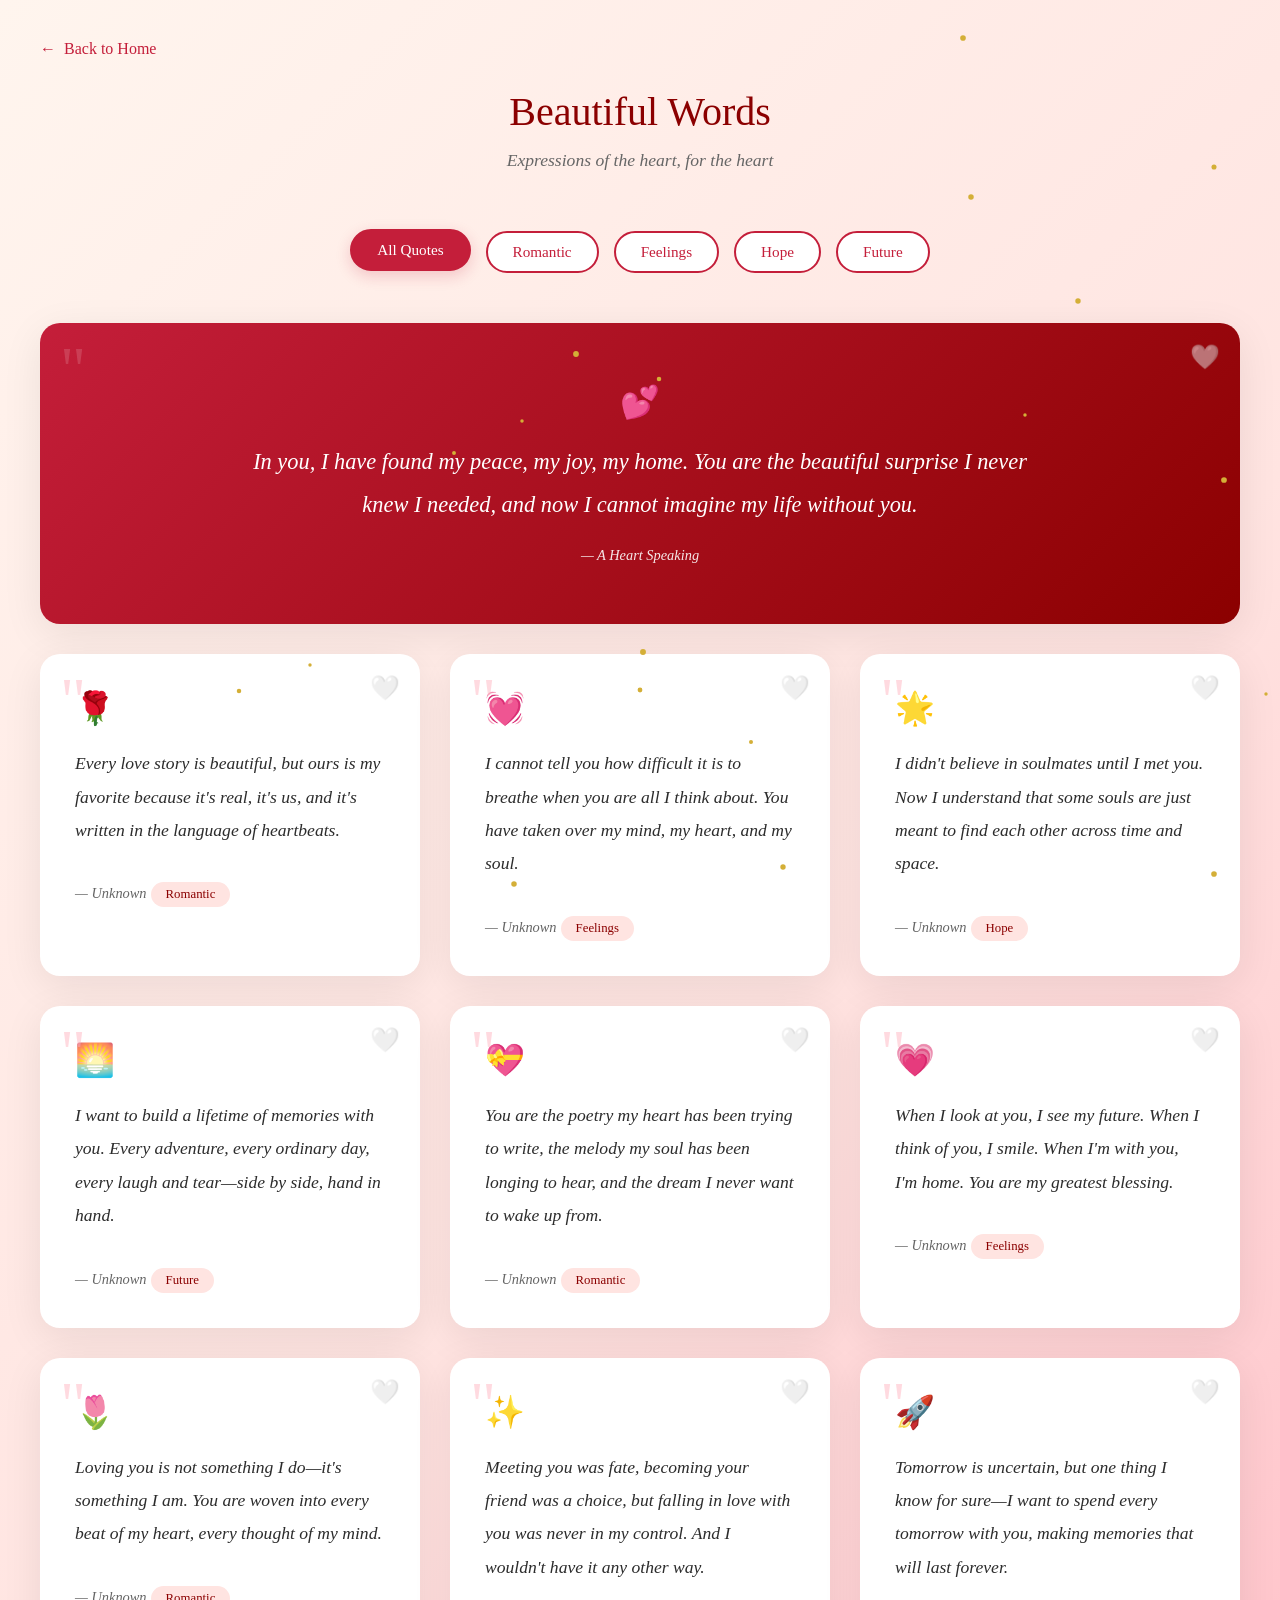
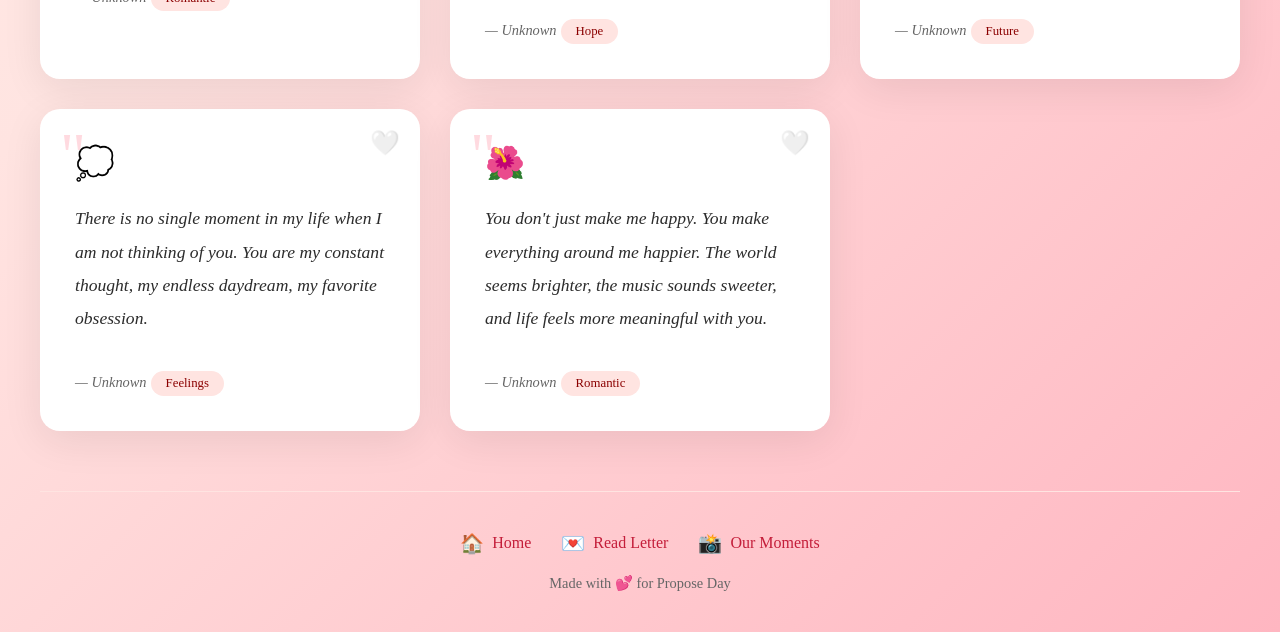
<file: quotes.html>
<!DOCTYPE html>
<html lang="en">
<head>
    <meta charset="UTF-8">
    <meta name="viewport" content="width=device-width, initial-scale=1.0">
    <title>Beautiful Words 💫</title>
    <link rel="stylesheet" href="styles.css">
    <style>
        /* Quotes Page Specific Styles */
        .quotes-page {
            min-height: 100vh;
            background: linear-gradient(135deg, #fff5ee 0%, #ffe4e1 50%, #ffb6c1 100%);
            padding: 40px 20px;
        }
        
        .quotes-container {
            max-width: 1200px;
            margin: 0 auto;
        }
        
        /* Page Header */
        .page-header {
            text-align: center;
            margin-bottom: 60px;
            opacity: 0;
            animation: fadeInUp 0.8s ease forwards;
        }
        
        @keyframes fadeInUp {
            from {
                opacity: 0;
                transform: translateY(30px);
            }
            to {
                opacity: 1;
                transform: translateY(0);
            }
        }
        
        .page-title {
            font-size: 2.5rem;
            color: var(--deep-red);
            margin-bottom: 15px;
            font-weight: 500;
        }
        
        .page-subtitle {
            font-size: 1.1rem;
            color: var(--text-light);
            font-style: italic;
        }
        
        /* Back Button */
        .back-btn {
            display: inline-flex;
            align-items: center;
            gap: 8px;
            color: var(--primary-red);
            text-decoration: none;
            font-family: 'Georgia', serif;
            margin-bottom: 30px;
            transition: all 0.3s ease;
            opacity: 0;
            animation: fadeInLeft 0.5s ease 0.3s forwards;
        }
        
        @keyframes fadeInLeft {
            from {
                opacity: 0;
                transform: translateX(-20px);
            }
            to {
                opacity: 1;
                transform: translateX(0);
            }
        }
        
        .back-btn:hover {
            transform: translateX(-5px);
        }
        
        /* Categories Filter */
        .categories {
            display: flex;
            justify-content: center;
            gap: 15px;
            flex-wrap: wrap;
            margin-bottom: 50px;
            opacity: 0;
            animation: fadeIn 1s ease 0.5s forwards;
        }
        
        @keyframes fadeIn {
            to {
                opacity: 1;
            }
        }
        
        .category-btn {
            padding: 10px 25px;
            background: var(--white);
            border: 2px solid var(--primary-red);
            color: var(--primary-red);
            border-radius: 50px;
            font-family: 'Georgia', serif;
            font-size: 0.95rem;
            cursor: pointer;
            transition: all 0.3s ease;
        }
        
        .category-btn:hover,
        .category-btn.active {
            background: var(--primary-red);
            color: var(--white);
            transform: translateY(-2px);
            box-shadow: 0 5px 15px var(--shadow);
        }
        
        /* Quotes Grid */
        .quotes-grid {
            display: grid;
            grid-template-columns: repeat(auto-fill, minmax(350px, 1fr));
            gap: 30px;
        }
        
        .quote-card {
            background: var(--white);
            border-radius: 20px;
            padding: 35px;
            box-shadow: 0 10px 40px rgba(0, 0, 0, 0.08);
            transition: all 0.4s ease;
            cursor: pointer;
            position: relative;
            overflow: hidden;
            opacity: 0;
            transform: translateY(30px);
        }
        
        .quote-card.visible {
            opacity: 1;
            transform: translateY(0);
        }
        
        .quote-card:hover {
            transform: translateY(-8px);
            box-shadow: 0 20px 50px rgba(196, 30, 58, 0.15);
        }
        
        .quote-card::before {
            content: '"';
            position: absolute;
            top: 15px;
            left: 20px;
            font-size: 4rem;
            color: var(--soft-pink);
            font-family: Georgia, serif;
            line-height: 1;
            opacity: 0.5;
        }
        
        .quote-icon {
            font-size: 2rem;
            margin-bottom: 20px;
            display: inline-block;
        }
        
        .quote-text {
            font-size: 1.1rem;
            line-height: 1.9;
            color: var(--text-dark);
            font-style: italic;
            position: relative;
            z-index: 1;
            margin-bottom: 20px;
        }
        
        .quote-author {
            text-align: right;
            font-size: 0.9rem;
            color: var(--text-light);
            font-style: italic;
        }
        
        .quote-author::before {
            content: '— ';
        }
        
        .quote-category {
            display: inline-block;
            padding: 5px 15px;
            background: var(--light-pink);
            color: var(--deep-red);
            border-radius: 20px;
            font-size: 0.8rem;
            margin-top: 15px;
        }
        
        /* Featured Quote */
        .featured-quote {
            grid-column: 1 / -1;
            background: linear-gradient(135deg, var(--primary-red), var(--deep-red));
            color: var(--white);
            text-align: center;
            padding: 60px 40px;
        }
        
        .featured-quote::before {
            color: rgba(255, 255, 255, 0.3);
        }
        
        .featured-quote .quote-text {
            color: var(--white);
            font-size: 1.4rem;
            max-width: 800px;
            margin: 0 auto 20px;
        }
        
        .featured-quote .quote-author {
            color: rgba(255, 255, 255, 0.9);
        }
        
        /* Interactive Heart */
        .heart-btn {
            position: absolute;
            top: 20px;
            right: 20px;
            background: none;
            border: none;
            font-size: 1.5rem;
            cursor: pointer;
            opacity: 0.5;
            transition: all 0.3s ease;
        }
        
        .heart-btn:hover,
        .heart-btn.liked {
            opacity: 1;
            transform: scale(1.2);
        }
        
        /* Navigation Footer */
        .page-footer {
            text-align: center;
            margin-top: 60px;
            padding-top: 40px;
            border-top: 1px solid var(--light-pink);
            opacity: 0;
            animation: fadeIn 1s ease 1s forwards;
        }
        
        .footer-nav-inline {
            display: flex;
            justify-content: center;
            gap: 30px;
            flex-wrap: wrap;
            margin-bottom: 20px;
        }
        
        .footer-link {
            display: flex;
            align-items: center;
            gap: 8px;
            color: var(--primary-red);
            text-decoration: none;
            font-family: 'Georgia', serif;
            transition: all 0.3s ease;
        }
        
        .footer-link:hover {
            transform: scale(1.05);
        }
        
        /* Responsive */
        @media (max-width: 768px) {
            .quotes-grid {
                grid-template-columns: 1fr;
            }
            
            .featured-quote .quote-text {
                font-size: 1.2rem;
            }
            
            .page-title {
                font-size: 2rem;
            }
            
            .quote-card {
                padding: 30px 25px;
            }
        }
        
        @media (max-width: 480px) {
            .categories {
                gap: 10px;
            }
            
            .category-btn {
                padding: 8px 18px;
                font-size: 0.85rem;
            }
        }
    </style>
</head>
<body class="quotes-page">
    <!-- Floating Hearts Background -->
    <div class="hearts-container" id="heartsContainer"></div>
    
    <!-- Particle Effects -->
    <div class="particles" id="particles"></div>
    
    <div class="quotes-container">
        <!-- Back Button -->
        <a href="index.html" class="back-btn">
            <span>←</span>
            <span>Back to Home</span>
        </a>
        
        <!-- Page Header -->
        <header class="page-header">
            <h1 class="page-title">Beautiful Words</h1>
            <p class="page-subtitle">Expressions of the heart, for the heart</p>
        </header>
        
        <!-- Categories Filter -->
        <div class="categories">
            <button class="category-btn active" data-category="all">All Quotes</button>
            <button class="category-btn" data-category="romantic">Romantic</button>
            <button class="category-btn" data-category="feelings">Feelings</button>
            <button class="category-btn" data-category="hope">Hope</button>
            <button class="category-btn" data-category="future">Future</button>
        </div>
        
        <!-- Quotes Grid -->
        <div class="quotes-grid" id="quotesGrid">
            <!-- Featured Quote -->
            <div class="quote-card featured-quote">
                <button class="heart-btn" onclick="toggleLike(this)">🤍</button>
                <span class="quote-icon">💕</span>
                <p class="quote-text">In you, I have found my peace, my joy, my home. You are the beautiful surprise I never knew I needed, and now I cannot imagine my life without you.</p>
                <span class="quote-author">A Heart Speaking</span>
            </div>
            
            <!-- Romantic Quotes -->
            <div class="quote-card" data-category="romantic">
                <button class="heart-btn" onclick="toggleLike(this)">🤍</button>
                <span class="quote-icon">🌹</span>
                <p class="quote-text">Every love story is beautiful, but ours is my favorite because it's real, it's us, and it's written in the language of heartbeats.</p>
                <span class="quote-author">Unknown</span>
                <span class="quote-category">Romantic</span>
            </div>
            
            <div class="quote-card" data-category="feelings">
                <button class="heart-btn" onclick="toggleLike(this)">🤍</button>
                <span class="quote-icon">💓</span>
                <p class="quote-text">I cannot tell you how difficult it is to breathe when you are all I think about. You have taken over my mind, my heart, and my soul.</p>
                <span class="quote-author">Unknown</span>
                <span class="quote-category">Feelings</span>
            </div>
            
            <div class="quote-card" data-category="hope">
                <button class="heart-btn" onclick="toggleLike(this)">🤍</button>
                <span class="quote-icon">🌟</span>
                <p class="quote-text">I didn't believe in soulmates until I met you. Now I understand that some souls are just meant to find each other across time and space.</p>
                <span class="quote-author">Unknown</span>
                <span class="quote-category">Hope</span>
            </div>
            
            <div class="quote-card" data-category="future">
                <button class="heart-btn" onclick="toggleLike(this)">🤍</button>
                <span class="quote-icon">🌅</span>
                <p class="quote-text">I want to build a lifetime of memories with you. Every adventure, every ordinary day, every laugh and tear—side by side, hand in hand.</p>
                <span class="quote-author">Unknown</span>
                <span class="quote-category">Future</span>
            </div>
            
            <div class="quote-card" data-category="romantic">
                <button class="heart-btn" onclick="toggleLike(this)">🤍</button>
                <span class="quote-icon">💝</span>
                <p class="quote-text">You are the poetry my heart has been trying to write, the melody my soul has been longing to hear, and the dream I never want to wake up from.</p>
                <span class="quote-author">Unknown</span>
                <span class="quote-category">Romantic</span>
            </div>
            
            <div class="quote-card" data-category="feelings">
                <button class="heart-btn" onclick="toggleLike(this)">🤍</button>
                <span class="quote-icon">💗</span>
                <p class="quote-text">When I look at you, I see my future. When I think of you, I smile. When I'm with you, I'm home. You are my greatest blessing.</p>
                <span class="quote-author">Unknown</span>
                <span class="quote-category">Feelings</span>
            </div>
            
            <div class="quote-card" data-category="romantic">
                <button class="heart-btn" onclick="toggleLike(this)">🤍</button>
                <span class="quote-icon">🌷</span>
                <p class="quote-text">Loving you is not something I do—it's something I am. You are woven into every beat of my heart, every thought of my mind.</p>
                <span class="quote-author">Unknown</span>
                <span class="quote-category">Romantic</span>
            </div>
            
            <div class="quote-card" data-category="hope">
                <button class="heart-btn" onclick="toggleLike(this)">🤍</button>
                <span class="quote-icon">✨</span>
                <p class="quote-text">Meeting you was fate, becoming your friend was a choice, but falling in love with you was never in my control. And I wouldn't have it any other way.</p>
                <span class="quote-author">Unknown</span>
                <span class="quote-category">Hope</span>
            </div>
            
            <div class="quote-card" data-category="future">
                <button class="heart-btn" onclick="toggleLike(this)">🤍</button>
                <span class="quote-icon">🚀</span>
                <p class="quote-text">Tomorrow is uncertain, but one thing I know for sure—I want to spend every tomorrow with you, making memories that will last forever.</p>
                <span class="quote-author">Unknown</span>
                <span class="quote-category">Future</span>
            </div>
            
            <div class="quote-card" data-category="feelings">
                <button class="heart-btn" onclick="toggleLike(this)">🤍</button>
                <span class="quote-icon">💭</span>
                <p class="quote-text">There is no single moment in my life when I am not thinking of you. You are my constant thought, my endless daydream, my favorite obsession.</p>
                <span class="quote-author">Unknown</span>
                <span class="quote-category">Feelings</span>
            </div>
            
            <div class="quote-card" data-category="romantic">
                <button class="heart-btn" onclick="toggleLike(this)">🤍</button>
                <span class="quote-icon">🌺</span>
                <p class="quote-text">You don't just make me happy. You make everything around me happier. The world seems brighter, the music sounds sweeter, and life feels more meaningful with you.</p>
                <span class="quote-author">Unknown</span>
                <span class="quote-category">Romantic</span>
            </div>
        </div>
        
        <!-- Page Footer -->
        <footer class="page-footer">
            <nav class="footer-nav-inline">
                <a href="index.html" class="footer-link">
                    <span class="link-icon">🏠</span>
                    Home
                </a>
                <a href="letter.html" class="footer-link">
                    <span class="link-icon">💌</span>
                    Read Letter
                </a>
                <a href="memories.html" class="footer-link">
                    <span class="link-icon">📸</span>
                    Our Moments
                </a>
            </nav>
            <p style="color: var(--text-light); font-size: 0.9rem;">Made with 💕 for Propose Day</p>
        </footer>
    </div>
    
    <script src="script.js"></script>
    <script>
        // Category Filter
        document.querySelectorAll('.category-btn').forEach(btn => {
            btn.addEventListener('click', function() {
                // Update active button
                document.querySelectorAll('.category-btn').forEach(b => b.classList.remove('active'));
                this.classList.add('active');
                
                const category = this.dataset.category;
                const cards = document.querySelectorAll('.quote-card:not(.featured-quote)');
                
                cards.forEach((card, index) => {
                    const cardCategory = card.dataset.category;
                    
                    if (category === 'all' || cardCategory === category) {
                        card.style.display = 'block';
                        card.style.animation = 'none';
                        card.offsetHeight; // Trigger reflow
                        card.style.animation = `fadeInUp 0.5s ease ${index * 0.05}s forwards`;
                    } else {
                        card.style.display = 'none';
                    }
                });
            });
        });
        
        // Toggle Like
        function toggleLike(btn) {
            if (btn.classList.contains('liked')) {
                btn.classList.remove('liked');
                btn.textContent = '🤍';
            } else {
                btn.classList.add('liked');
                btn.textContent = '❤️';
                
                // Add animation
                btn.style.transform = 'scale(1.3)';
                setTimeout(() => {
                    btn.style.transform = 'scale(1.2)';
                }, 150);
            }
        }
        
        // Scroll Animation for Quotes
        const observer = new IntersectionObserver((entries) => {
            entries.forEach(entry => {
                if (entry.isIntersecting) {
                    entry.target.classList.add('visible');
                }
            });
        }, {
            threshold: 0.1,
            rootMargin: '0px 0px -50px 0px'
        });
        
        document.querySelectorAll('.quote-card').forEach((card, index) => {
            card.style.animationDelay = `${index * 0.1}s`;
            observer.observe(card);
        });
    </script>
</body>
</html>
</file>
<file: styles.css>
/* Propose Day Website - Main Styles */

/* CSS Reset & Base */
* {
    margin: 0;
    padding: 0;
    box-sizing: border-box;
}

:root {
    --primary-red: #c41e3a;
    --deep-red: #8b0000;
    --soft-pink: #ffb6c1;
    --light-pink: #ffe4e1;
    --cream: #fff5ee;
    --white: #ffffff;
    --gold: #d4af37;
    --gold-light: #f4e4bc;
    --text-dark: #2c2c2c;
    --text-light: #666666;
    --shadow: rgba(196, 30, 58, 0.2);
}

html {
    scroll-behavior: smooth;
}

body {
    font-family: 'Georgia', 'Times New Roman', serif;
    background: linear-gradient(135deg, #fff5ee 0%, #ffe4e1 50%, #ffb6c1 100%);
    min-height: 100vh;
    color: var(--text-dark);
    overflow-x: hidden;
    cursor: default;
}

/* Floating Hearts Container */
.hearts-container {
    position: fixed;
    top: 0;
    left: 0;
    width: 100%;
    height: 100%;
    pointer-events: none;
    overflow: hidden;
    z-index: 1;
}

.heart {
    position: absolute;
    bottom: -100px;
    animation: floatUp linear infinite;
    opacity: 0;
    font-size: 20px;
}

@keyframes floatUp {
    0% {
        transform: translateY(0) rotate(0deg);
        opacity: 0;
    }
    10% {
        opacity: 0.8;
    }
    90% {
        opacity: 0.6;
    }
    100% {
        transform: translateY(-100vh) rotate(360deg);
        opacity: 0;
    }
}

/* Particles */
.particles {
    position: fixed;
    top: 0;
    left: 0;
    width: 100%;
    height: 100%;
    pointer-events: none;
    z-index: 2;
}

.particle {
    position: absolute;
    width: 6px;
    height: 6px;
    background: var(--gold);
    border-radius: 50%;
    animation: sparkle 3s ease-in-out infinite;
}

@keyframes sparkle {
    0%, 100% {
        opacity: 0;
        transform: scale(0);
    }
    50% {
        opacity: 1;
        transform: scale(1);
    }
}

/* Main Container */
.main-container {
    position: relative;
    z-index: 10;
}

/* Hero Section */
.hero {
    min-height: 100vh;
    display: flex;
    flex-direction: column;
    justify-content: center;
    align-items: center;
    text-align: center;
    padding: 40px 20px;
    position: relative;
}

.hero::before {
    content: '';
    position: absolute;
    top: 0;
    left: 0;
    right: 0;
    bottom: 0;
    background: radial-gradient(ellipse at center, transparent 0%, rgba(255, 228, 225, 0.3) 100%);
    pointer-events: none;
}

.hero-content {
    position: relative;
    z-index: 5;
}

.date-badge {
    display: inline-block;
    padding: 10px 25px;
    background: linear-gradient(135deg, var(--primary-red), var(--deep-red));
    color: var(--white);
    border-radius: 50px;
    font-size: 0.9rem;
    font-family: 'Arial', sans-serif;
    letter-spacing: 2px;
    margin-bottom: 30px;
    box-shadow: 0 4px 15px var(--shadow);
    animation: pulse 2s ease-in-out infinite;
}

@keyframes pulse {
    0%, 100% {
        transform: scale(1);
        box-shadow: 0 4px 15px var(--shadow);
    }
    50% {
        transform: scale(1.05);
        box-shadow: 0 8px 25px var(--shadow);
    }
}

.title {
    font-size: clamp(2.5rem, 8vw, 6rem);
    font-weight: 300;
    letter-spacing: 8px;
    margin-bottom: 20px;
    text-transform: uppercase;
}

.title-word {
    display: inline-block;
    animation: fadeInUp 0.5s ease forwards;
    opacity: 0;
    transform: translateY(20px);
}

.title-word:nth-child(1) { animation-delay: 0.1s; }
.title-word:nth-child(2) { animation-delay: 0.15s; }
.title-word:nth-child(3) { animation-delay: 0.2s; }
.title-word:nth-child(4) { animation-delay: 0.25s; }
.title-word:nth-child(5) { animation-delay: 0.3s; }
.title-word:nth-child(6) { animation-delay: 0.35s; }
.title-word:nth-child(7) { animation-delay: 0.4s; }
.title-word:nth-child(9) { animation-delay: 0.5s; }
.title-word:nth-child(10) { animation-delay: 0.55s; }
.title-word:nth-child(11) { animation-delay: 0.6s; }

@keyframes fadeInUp {
    to {
        opacity: 1;
        transform: translateY(0);
    }
}

.title-spacer {
    display: inline-block;
    width: 30px;
}

.tagline {
    font-size: 1.2rem;
    font-style: italic;
    color: var(--primary-red);
    margin-bottom: 20px;
    opacity: 0;
    animation: fadeIn 1s ease 0.8s forwards;
}

.heart-line {
    width: 100px;
    height: 2px;
    background: linear-gradient(90deg, transparent, var(--primary-red), transparent);
    margin: 25px auto;
    position: relative;
}

.heart-line::before,
.heart-line::after {
    content: '❤';
    position: absolute;
    top: 50%;
    transform: translateY(-50%);
    color: var(--primary-red);
    font-size: 14px;
}

.heart-line::before {
    left: -15px;
}

.heart-line::after {
    right: -15px;
}

.subtitle {
    font-size: 1rem;
    color: var(--text-light);
    font-style: italic;
    margin-bottom: 40px;
    opacity: 0;
    animation: fadeIn 1s ease 1s forwards;
}

@keyframes fadeIn {
    to {
        opacity: 1;
    }
}

/* CTA Buttons */
.cta-buttons {
    display: flex;
    gap: 20px;
    justify-content: center;
    flex-wrap: wrap;
    margin-top: 30px;
    opacity: 0;
    animation: fadeIn 1s ease 1.2s forwards;
}

.btn {
    display: inline-flex;
    align-items: center;
    gap: 10px;
    padding: 15px 35px;
    font-size: 1rem;
    font-family: 'Georgia', serif;
    text-decoration: none;
    border-radius: 50px;
    transition: all 0.3s ease;
    cursor: pointer;
    border: none;
}

.btn-primary {
    background: linear-gradient(135deg, var(--primary-red), var(--deep-red));
    color: var(--white);
    box-shadow: 0 5px 20px var(--shadow);
}

.btn-primary:hover {
    transform: translateY(-3px);
    box-shadow: 0 10px 30px var(--shadow);
}

.btn-secondary {
    background: var(--white);
    color: var(--primary-red);
    border: 2px solid var(--primary-red);
}

.btn-secondary:hover {
    background: var(--soft-pink);
    transform: translateY(-3px);
}

.btn-tertiary {
    background: linear-gradient(135deg, #fff5ee, #ffe4e1);
    color: var(--deep-red);
    border: 2px solid var(--soft-pink);
}

.btn-tertiary:hover {
    background: var(--light-pink);
    transform: translateY(-3px);
    box-shadow: 0 5px 20px rgba(255, 182, 193, 0.4);
}

.btn-icon {
    font-size: 1.2rem;
}

/* Scroll Indicator */
.scroll-indicator {
    position: absolute;
    bottom: 40px;
    left: 50%;
    transform: translateX(-50%);
    text-align: center;
    opacity: 0;
    animation: fadeIn 1s ease 1.5s forwards;
}

.scroll-indicator span {
    font-size: 0.85rem;
    color: var(--text-light);
    letter-spacing: 2px;
}

.scroll-arrow {
    width: 20px;
    height: 20px;
    border-right: 2px solid var(--primary-red);
    border-bottom: 2px solid var(--primary-red);
    transform: rotate(45deg);
    margin: 15px auto 0;
    animation: bounce 2s ease-in-out infinite;
}

@keyframes bounce {
    0%, 20%, 50%, 80%, 100% {
        transform: rotate(45deg) translateY(0);
    }
    40% {
        transform: rotate(45deg) translateY(10px);
    }
    60% {
        transform: rotate(45deg) translateY(5px);
    }
}

/* Features Section */
.features {
    padding: 100px 20px;
    background: var(--white);
}

.section-header {
    text-align: center;
    margin-bottom: 60px;
}

.section-title {
    font-size: 2.5rem;
    font-weight: 400;
    color: var(--deep-red);
    margin-bottom: 15px;
}

.section-subtitle {
    font-size: 1.1rem;
    color: var(--text-light);
    font-style: italic;
}

.features-grid {
    display: grid;
    grid-template-columns: repeat(auto-fit, minmax(280px, 1fr));
    gap: 40px;
    max-width: 1200px;
    margin: 0 auto;
}

.feature-card {
    text-align: center;
    padding: 40px 30px;
    background: linear-gradient(135deg, var(--cream), var(--light-pink));
    border-radius: 20px;
    transition: all 0.3s ease;
    cursor: pointer;
}

.feature-card:hover {
    transform: translateY(-10px);
    box-shadow: 0 20px 40px var(--shadow);
}

.feature-icon {
    font-size: 3rem;
    margin-bottom: 20px;
}

.feature-card h3 {
    font-size: 1.4rem;
    color: var(--deep-red);
    margin-bottom: 15px;
    font-weight: 500;
}

.feature-card p {
    font-size: 1rem;
    color: var(--text-light);
    line-height: 1.8;
}

/* Countdown Section */
.countdown-section {
    padding: 100px 20px;
    background: linear-gradient(135deg, var(--deep-red), var(--primary-red));
    text-align: center;
}

.countdown-title {
    font-size: 2rem;
    color: var(--white);
    margin-bottom: 40px;
    font-weight: 400;
}

.countdown {
    display: flex;
    justify-content: center;
    align-items: center;
    gap: 20px;
    flex-wrap: wrap;
}

.countdown-item {
    background: rgba(255, 255, 255, 0.1);
    padding: 25px 35px;
    border-radius: 15px;
    backdrop-filter: blur(10px);
    min-width: 120px;
}

.countdown-number {
    display: block;
    font-size: 3rem;
    font-weight: 300;
    color: var(--gold-light);
    font-family: 'Arial', sans-serif;
}

.countdown-label {
    font-size: 0.9rem;
    color: rgba(255, 255, 255, 0.8);
    letter-spacing: 2px;
    text-transform: uppercase;
}

.countdown-separator {
    font-size: 2.5rem;
    color: var(--gold);
    font-weight: 300;
}

.countdown-message {
    margin-top: 40px;
    font-size: 1.1rem;
    color: rgba(255, 255, 255, 0.9);
    font-style: italic;
}

/* Message Section */
.message-section {
    padding: 100px 20px;
    background: var(--cream);
}

.message-container {
    max-width: 800px;
    margin: 0 auto;
    text-align: center;
}

.message-box {
    background: var(--white);
    padding: 50px 40px;
    border-radius: 20px;
    box-shadow: 0 10px 40px var(--shadow);
    margin-bottom: 30px;
    position: relative;
    overflow: hidden;
}

.message-box::before {
    content: '"';
    position: absolute;
    top: 20px;
    left: 30px;
    font-size: 5rem;
    color: var(--soft-pink);
    font-family: Georgia, serif;
    line-height: 1;
}

.message-text {
    font-size: 1.3rem;
    line-height: 2;
    color: var(--text-dark);
    font-style: italic;
    position: relative;
    z-index: 1;
}

.reveal-btn {
    background: linear-gradient(135deg, var(--primary-red), var(--deep-red));
    color: var(--white);
    padding: 15px 40px;
    font-size: 1rem;
    font-family: 'Georgia', serif;
    border: none;
    border-radius: 50px;
    cursor: pointer;
    transition: all 0.3s ease;
    box-shadow: 0 5px 20px var(--shadow);
}

.reveal-btn:hover {
    transform: translateY(-3px);
    box-shadow: 0 10px 30px var(--shadow);
}

/* Footer */
.main-footer {
    background: var(--text-dark);
    padding: 50px 20px;
    text-align: center;
}

.footer-nav {
    display: flex;
    justify-content: center;
    gap: 40px;
    flex-wrap: wrap;
    margin-bottom: 30px;
}

.footer-link {
    display: flex;
    align-items: center;
    gap: 8px;
    color: var(--white);
    text-decoration: none;
    font-size: 1rem;
    transition: all 0.3s ease;
}

.footer-link:hover {
    color: var(--soft-pink);
    transform: scale(1.05);
}

.link-icon {
    font-size: 1.2rem;
}

.footer-note {
    color: rgba(255, 255, 255, 0.6);
    font-size: 0.9rem;
}

/* Cursor Sparkle */
.cursor-sparkle {
    position: fixed;
    width: 20px;
    height: 20px;
    pointer-events: none;
    z-index: 10000;
    transform: translate(-50%, -50%);
}

.cursor-sparkle::before {
    content: '❤';
    font-size: 12px;
    color: var(--primary-red);
    opacity: 0;
    transition: opacity 0.2s ease;
}

/* Responsive Design */
@media (max-width: 768px) {
    .title {
        letter-spacing: 4px;
    }
    
    .title-spacer {
        width: 15px;
    }
    
    .cta-buttons {
        flex-direction: column;
        align-items: center;
    }
    
    .btn {
        width: 100%;
        max-width: 280px;
        justify-content: center;
    }
    
    .countdown-item {
        padding: 20px 25px;
        min-width: 100px;
    }
    
    .countdown-number {
        font-size: 2.5rem;
    }
    
    .features-grid {
        gap: 20px;
    }
    
    .footer-nav {
        gap: 20px;
    }
}

@media (max-width: 480px) {
    .title {
        font-size: 2rem;
        letter-spacing: 2px;
    }
    
    .tagline {
        font-size: 1rem;
    }
    
    .feature-card {
        padding: 30px 20px;
    }
    
    .message-box {
        padding: 40px 25px;
    }
    
    .message-text {
        font-size: 1.1rem;
    }
}

/* Animation Classes */
.fade-in {
    opacity: 0;
    transform: translateY(20px);
    transition: all 0.6s ease;
}

.fade-in.visible {
    opacity: 1;
    transform: translateY(0);
}

/* Glitch Effect for Special Moments */
@keyframes heartBeat {
    0%, 100% {
        transform: scale(1);
    }
    14% {
        transform: scale(1.3);
    }
    28% {
        transform: scale(1);
    }
    42% {
        transform: scale(1.3);
    }
    70% {
        transform: scale(1);
    }
}

.heartbeat {
    animation: heartBeat 1.5s ease-in-out infinite;
}

/* Loading Animation */
.loading {
    position: fixed;
    top: 0;
    left: 0;
    width: 100%;
    height: 100%;
    background: var(--cream);
    display: flex;
    justify-content: center;
    align-items: center;
    z-index: 9999;
    transition: opacity 0.5s ease, visibility 0.5s ease;
}

.loading.hidden {
    opacity: 0;
    visibility: hidden;
}

.loading-heart {
    font-size: 3rem;
    animation: heartBeat 1.5s ease-in-out infinite;
}
</file>
